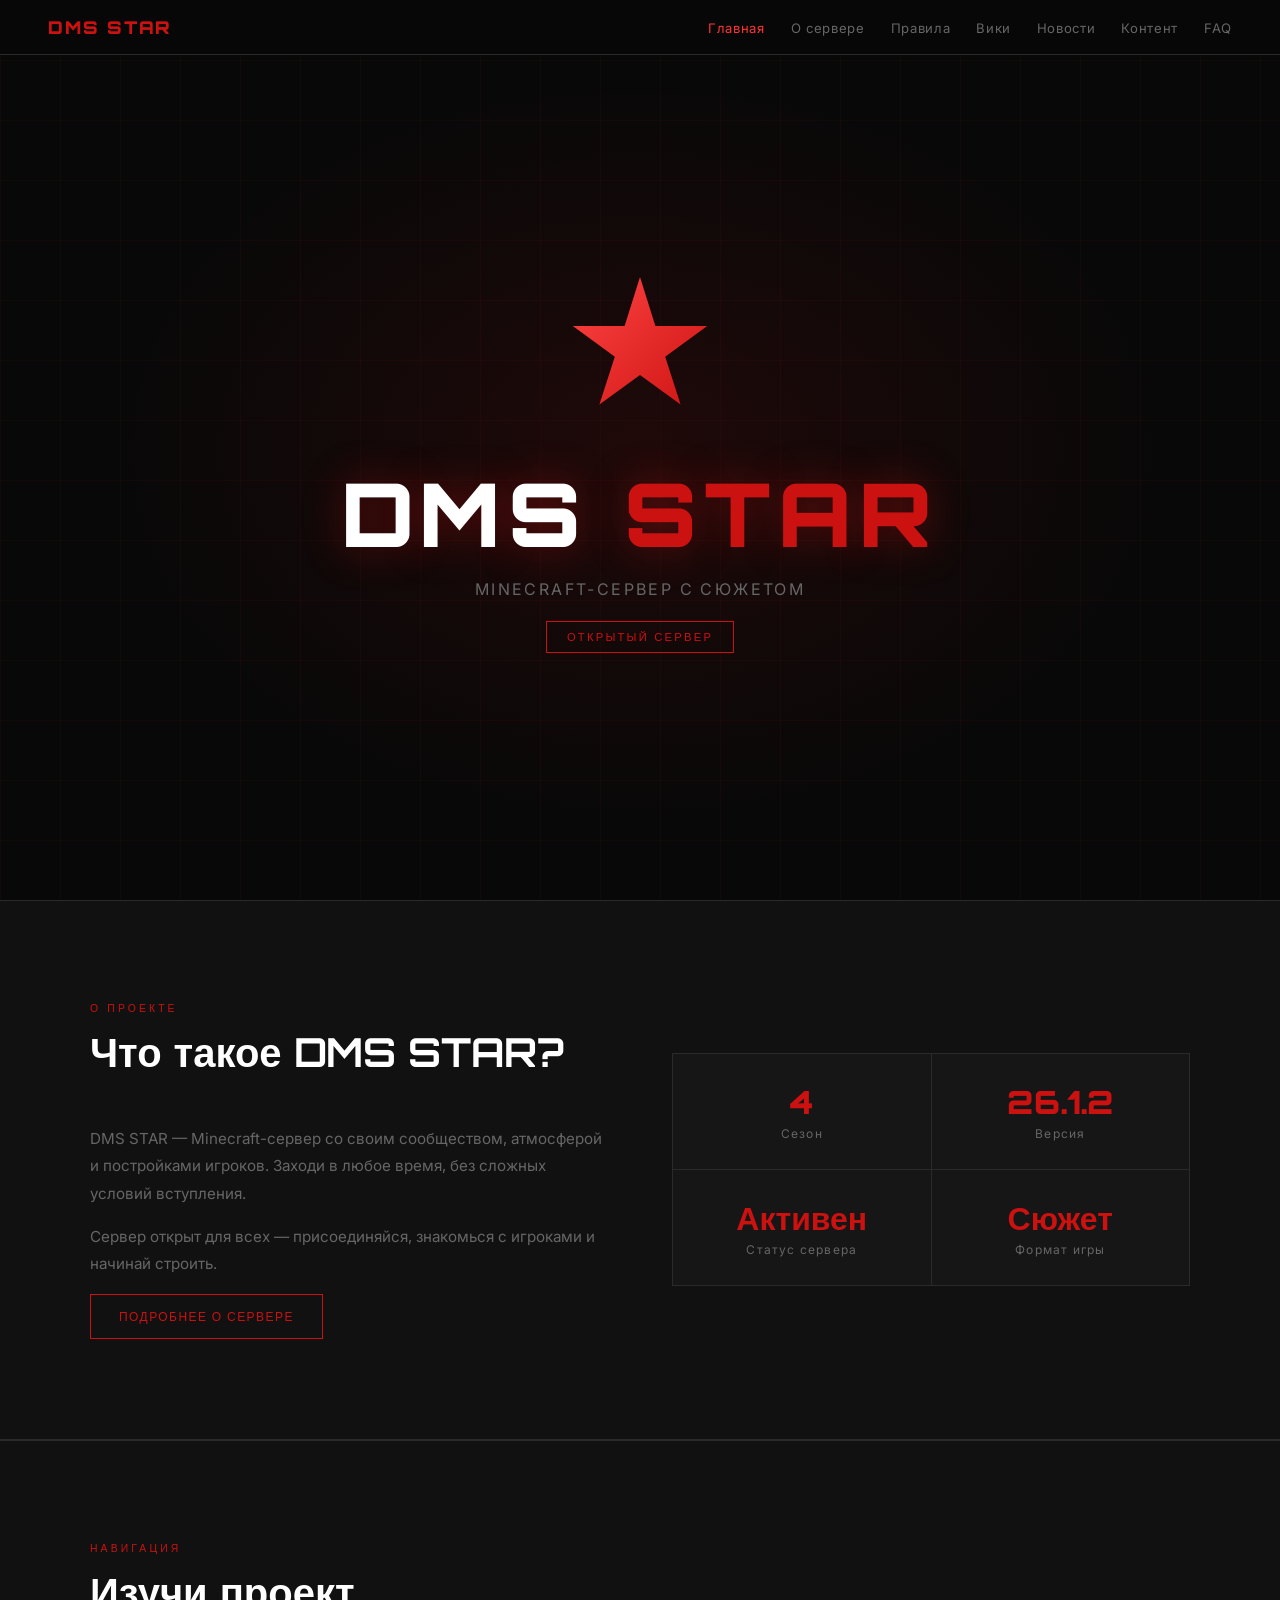
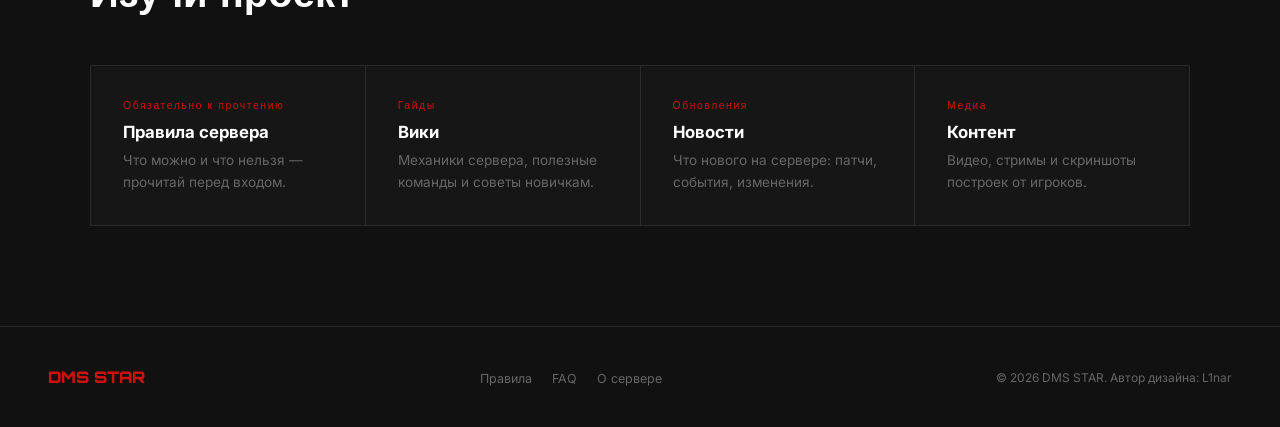
<file: index.html>
<!DOCTYPE html>
<html lang="ru">
<head>
  <meta charset="UTF-8" />
  <meta name="viewport" content="width=device-width, initial-scale=1.0" />
  <title>DMS STAR — Minecraft-сервер</title>
  <meta name="description" content="DMS STAR — открытый Minecraft-сервер." />

  <link rel="icon" href="assets/favicon.ico" sizes="any" />
  <link rel="icon" type="image/png" sizes="32x32" href="assets/favicon-32.png" />
  <link rel="icon" type="image/png" sizes="16x16" href="assets/favicon-16.png" />
  <link rel="apple-touch-icon" href="assets/apple-touch-icon.png" />

  <meta property="og:title" content="DMS STAR — Minecraft-сервер" />
  <meta property="og:description" content="Открытый Minecraft-сервер с сюжетом. Присоединяйся к DMS STAR." />
  <meta property="og:image" content="https://dms-star.ru/assets/og-banner.jpg" />
  <meta property="og:type" content="website" />
  <meta property="og:url" content="https://dms-star.ru/" />
  <meta name="twitter:card" content="summary_large_image" />

  <link href="https://fonts.googleapis.com/css2?family=Orbitron:wght@400;700;900&family=Inter:wght@300;400;500&display=swap" rel="stylesheet" />
  <link rel="stylesheet" href="shared.css" />
  <script src="https://cdnjs.cloudflare.com/ajax/libs/gsap/3.12.5/gsap.min.js"></script>
  <style>
    /* ===== HERO (только для главной) ===== */
    #hero {
      position: relative;
      height: 100vh;
      min-height: 560px;
      display: flex;
      align-items: center;
      justify-content: center;
      overflow: hidden;
    }
    .hero-bg {
      position: absolute;
      inset: 0;
      background:
        radial-gradient(ellipse 60% 60% at 50% 50%, rgba(204,17,17,0.12) 0%, transparent 70%),
        var(--bg);
    }
    .hero-bg::before {
      content: '';
      position: absolute;
      inset: 0;
      background-image:
        linear-gradient(rgba(204,17,17,0.06) 1px, transparent 1px),
        linear-gradient(90deg, rgba(204,17,17,0.06) 1px, transparent 1px);
      background-size: 60px 60px;
    }
    .hero-content {
      position: relative;
      text-align: center;
      display: flex;
      flex-direction: column;
      align-items: center;
      gap: 22px;
      padding: 20px;
    }
    .star-wrapper {
      position: relative;
      width: 200px;
      height: 200px;
      display: flex;
      align-items: center;
      justify-content: center;
    }
    #particleCanvas {
      position: absolute;
      top: 50%; left: 50%;
      transform: translate(-50%, -50%);
      pointer-events: none;
      z-index: 2;
    }
    .hero-icon {
      position: relative;
      z-index: 1;
      width: 140px;
      height: 140px;
      background: linear-gradient(135deg, #ff4444 0%, #cc1111 100%);
      clip-path: polygon(50% 0%, 61% 35%, 98% 35%, 68% 57%, 79% 91%, 50% 70%, 21% 91%, 32% 57%, 2% 35%, 39% 35%);
      filter: drop-shadow(0 0 25px rgba(255,51,51,0.6)) drop-shadow(0 0 50px rgba(204,17,17,0.3));
      cursor: pointer;
      user-select: none;
      -webkit-user-select: none;
      will-change: transform, filter;
      transform-style: flat;
    }
    .hero-title {
      font-family: 'Orbitron', sans-serif;
      font-weight: 900;
      font-size: clamp(2.5rem, 8vw, 5.5rem);
      letter-spacing: 0.08em;
      line-height: 1;
      color: #fff;
      text-shadow: 0 0 40px rgba(204,17,17,0.4);
    }
    .hero-title span { color: var(--red); }
    .hero-sub {
      font-size: 1rem;
      color: var(--muted);
      letter-spacing: 0.15em;
      text-transform: uppercase;
    }
    .hero-badge {
      display: inline-block;
      padding: 8px 20px;
      border: 1px solid var(--red);
      color: var(--red);
      font-family: 'Orbitron', sans-serif;
      font-size: 0.7rem;
      letter-spacing: 0.2em;
      text-transform: uppercase;
    }
    .hero-ip { margin-top: 10px; }

    #about { background: var(--surface); border-top: 1px solid var(--border); border-bottom: 1px solid var(--border); }
    .about-grid {
      display: grid;
      grid-template-columns: 1fr 1fr;
      gap: 64px;
      align-items: center;
    }
    .about-text p {
      color: var(--muted);
      line-height: 1.8;
      font-size: 0.95rem;
      margin-bottom: 16px;
    }

    #explore { background: var(--surface); border-top: 1px solid var(--border); }
    .explore-grid {
      display: grid;
      grid-template-columns: repeat(auto-fit, minmax(240px, 1fr));
      gap: 1px;
      background: var(--border);
      border: 1px solid var(--border);
    }
    .explore-card {
      background: var(--card);
      padding: 32px;
      text-decoration: none;
      transition: background 0.2s;
      display: block;
    }
    .explore-card:hover { background: #1c1c1c; }
    .explore-card .eyebrow {
      font-family: 'Orbitron', sans-serif;
      font-size: 0.65rem;
      color: var(--red);
      letter-spacing: 0.15em;
      margin-bottom: 10px;
    }
    .explore-card h3 { color: #fff; font-size: 1.05rem; margin-bottom: 8px; }
    .explore-card p { color: var(--muted); font-size: 0.85rem; line-height: 1.6; }

    @media (max-width: 768px) {
      .star-wrapper { width: 140px; height: 140px; }
      .hero-icon { width: 100px; height: 100px; }
      .about-grid { grid-template-columns: 1fr; gap: 40px; }
    }
  </style>
</head>
<body>

  <nav class="site-nav">
    <a href="index.html" class="nav-logo">DMS STAR</a>
    <ul class="nav-links">
      <li><a href="index.html" class="active">Главная</a></li>
      <li><a href="about/">О сервере</a></li>
      <li><a href="rules/">Правила</a></li>
      <li><a href="wiki/">Вики</a></li>
      <li><a href="news/">Новости</a></li>
      <li><a href="content/">Контент</a></li>
      <li><a href="faq/">FAQ</a></li>
    </ul>
    <button class="nav-burger" id="burger" aria-label="Меню">
      <span></span><span></span><span></span>
    </button>
  </nav>

  <div class="nav-mobile" id="mobileMenu">
    <a href="index.html" class="active">Главная</a>
    <a href="about/">О сервере</a>
    <a href="rules/">Правила</a>
    <a href="wiki/">Вики</a>
    <a href="news/">Новости</a>
    <a href="content/">Контент</a>
    <a href="faq/">FAQ</a>
  </div>

  <section id="hero">
    <div class="hero-bg"></div>
    <div class="hero-content">
      <div class="star-wrapper">
        <canvas id="particleCanvas" width="400" height="400"></canvas>
        <div class="hero-icon" id="heroIcon"></div>
      </div>
      <div class="hero-title">DMS <span>STAR</span></div>
      <div class="hero-sub">Minecraft-сервер с сюжетом</div>
      <div class="hero-badge">Открытый сервер</div>
    </div>
  </section>

  <section id="about">
    <div class="container">
      <div class="about-grid">
        <div class="about-text fade-in">
          <div class="section-label">О проекте</div>
          <div class="section-title">Что такое DMS STAR?</div>
          <p>DMS STAR — Minecraft-сервер со своим сообществом, атмосферой и постройками игроков. Заходи в любое время, без сложных условий вступления.</p>
          <p>Сервер открыт для всех — присоединяйся, знакомься с игроками и начинай строить.</p>
          <a href="about/" class="btn">Подробнее о сервере</a>
        </div>
        <div class="stat-grid fade-in">
          <div class="stat">
            <div class="stat-num">4</div>
            <div class="stat-label">Сезон</div>
          </div>
          <div class="stat">
            <div class="stat-num">26.1.2</div>
            <div class="stat-label">Версия</div>
          </div>
          <div class="stat">
            <div class="stat-num">Активен</div>
            <div class="stat-label">Статус сервера</div>
          </div>
          <div class="stat">
            <div class="stat-num">Сюжет</div>
            <div class="stat-label">Формат игры</div>
          </div>
        </div>
      </div>
    </div>
  </section>

  <section id="explore">
    <div class="container">
      <div class="section-label fade-in">Навигация</div>
      <div class="section-title fade-in">Изучи проект</div>
      <div class="explore-grid fade-in">
        <a href="rules/" class="explore-card">
          <div class="eyebrow">Обязательно к прочтению</div>
          <h3>Правила сервера</h3>
          <p>Что можно и что нельзя — прочитай перед входом.</p>
        </a>
        <a href="wiki/" class="explore-card">
          <div class="eyebrow">Гайды</div>
          <h3>Вики</h3>
          <p>Механики сервера, полезные команды и советы новичкам.</p>
        </a>
        <a href="news/" class="explore-card">
          <div class="eyebrow">Обновления</div>
          <h3>Новости</h3>
          <p>Что нового на сервере: патчи, события, изменения.</p>
        </a>
        <a href="content/" class="explore-card">
          <div class="eyebrow">Медиа</div>
          <h3>Контент</h3>
          <p>Видео, стримы и скриншоты построек от игроков.</p>
        </a>
      </div>
    </div>
  </section>

  <footer class="site-footer">
    <div class="footer-logo">DMS STAR</div>
    <ul class="footer-links">
      <li><a href="rules/">Правила</a></li>
      <li><a href="faq/">FAQ</a></li>
      <li><a href="about/">О сервере</a></li>
    </ul>
    <div class="footer-copy">© 2026 DMS STAR. Автор дизайна: L1nar</div>
  </footer>

  <script src="shared.js"></script>
  <script>
    /* ===== Интерактив звезды (только на главной) ===== */
    const icon = document.getElementById('heroIcon');
    const canvas = document.getElementById('particleCanvas');
    const ctx = canvas.getContext('2d');
    let particles = [];
    const isDesktop = window.innerWidth > 768;
    const prefersReducedMotion = window.matchMedia('(prefers-reduced-motion: reduce)').matches;

    if (!prefersReducedMotion) {
      gsap.to(icon, {
        scale: 1.06,
        duration: 1.5,
        yoyo: true,
        repeat: -1,
        ease: "power1.inOut",
      });
    }

    class PixelParticle {
      constructor(x, y) {
        this.x = x; this.y = y;
        this.size = Math.random() * 3 + 2;
        const angle = Math.random() * Math.PI * 2;
        const speed = Math.random() * 5 + 2;
        this.vx = Math.cos(angle) * speed;
        this.vy = Math.sin(angle) * speed;
        const colors = ['#ff3333', '#cc1111', '#ff6666', '#ff9999'];
        this.color = colors[Math.floor(Math.random() * colors.length)];
        this.alpha = 1;
        this.decay = Math.random() * 0.02 + 0.015;
      }
      update() {
        this.x += this.vx; this.y += this.vy;
        this.vx *= 0.97; this.vy *= 0.97;
        this.vy += 0.03;
        this.alpha -= this.decay;
      }
      draw() {
        ctx.save();
        ctx.globalAlpha = this.alpha;
        ctx.fillStyle = this.color;
        ctx.shadowBlur = 12; ctx.shadowColor = this.color;
        ctx.fillRect(this.x - this.size/2, this.y - this.size/2, this.size, this.size);
        ctx.restore();
      }
    }

    function animateParticles() {
      ctx.clearRect(0, 0, canvas.width, canvas.height);
      for (let i = particles.length - 1; i >= 0; i--) {
        particles[i].update();
        if (particles[i].alpha <= 0) { particles.splice(i, 1); }
        else { particles[i].draw(); }
      }
      requestAnimationFrame(animateParticles);
    }
    animateParticles();

    let curX = 0, curY = 0, tarX = 0, tarY = 0;
    const lerpSpeed = 0.1;

    if (isDesktop && !prefersReducedMotion) {
      document.addEventListener('mousemove', e => {
        const starRect = icon.getBoundingClientRect();
        const starCenterX = starRect.left + starRect.width / 2;
        const starCenterY = starRect.top + starRect.height / 2;
        const diffX = e.clientX - starCenterX;
        const diffY = e.clientY - starCenterY;
        tarX = Math.max(-25, Math.min(25, diffX * 0.08));
        tarY = Math.max(-25, Math.min(25, diffY * 0.08));
      });
      document.addEventListener('mouseleave', () => { tarX = 0; tarY = 0; });
    }

    function updateStarPos() {
      if (isDesktop && !prefersReducedMotion) {
        curX += (tarX - curX) * lerpSpeed;
        curY += (tarY - curY) * lerpSpeed;
        icon.style.transform = `translate(${curX}px, ${curY}px)`;
      }
      requestAnimationFrame(updateStarPos);
    }
    updateStarPos();

    icon.addEventListener('click', () => {
      for (let i = 0; i < 45; i++) {
        particles.push(new PixelParticle(canvas.width / 2, canvas.height / 2));
      }
      gsap.fromTo(icon,
        { scale: 1 },
        { scale: 0.85, duration: 0.1, ease: "back.in(2)", yoyo: true, repeat: 1, overwrite: "auto" }
      );
    });
  </script>
</body>
</html>
</file>
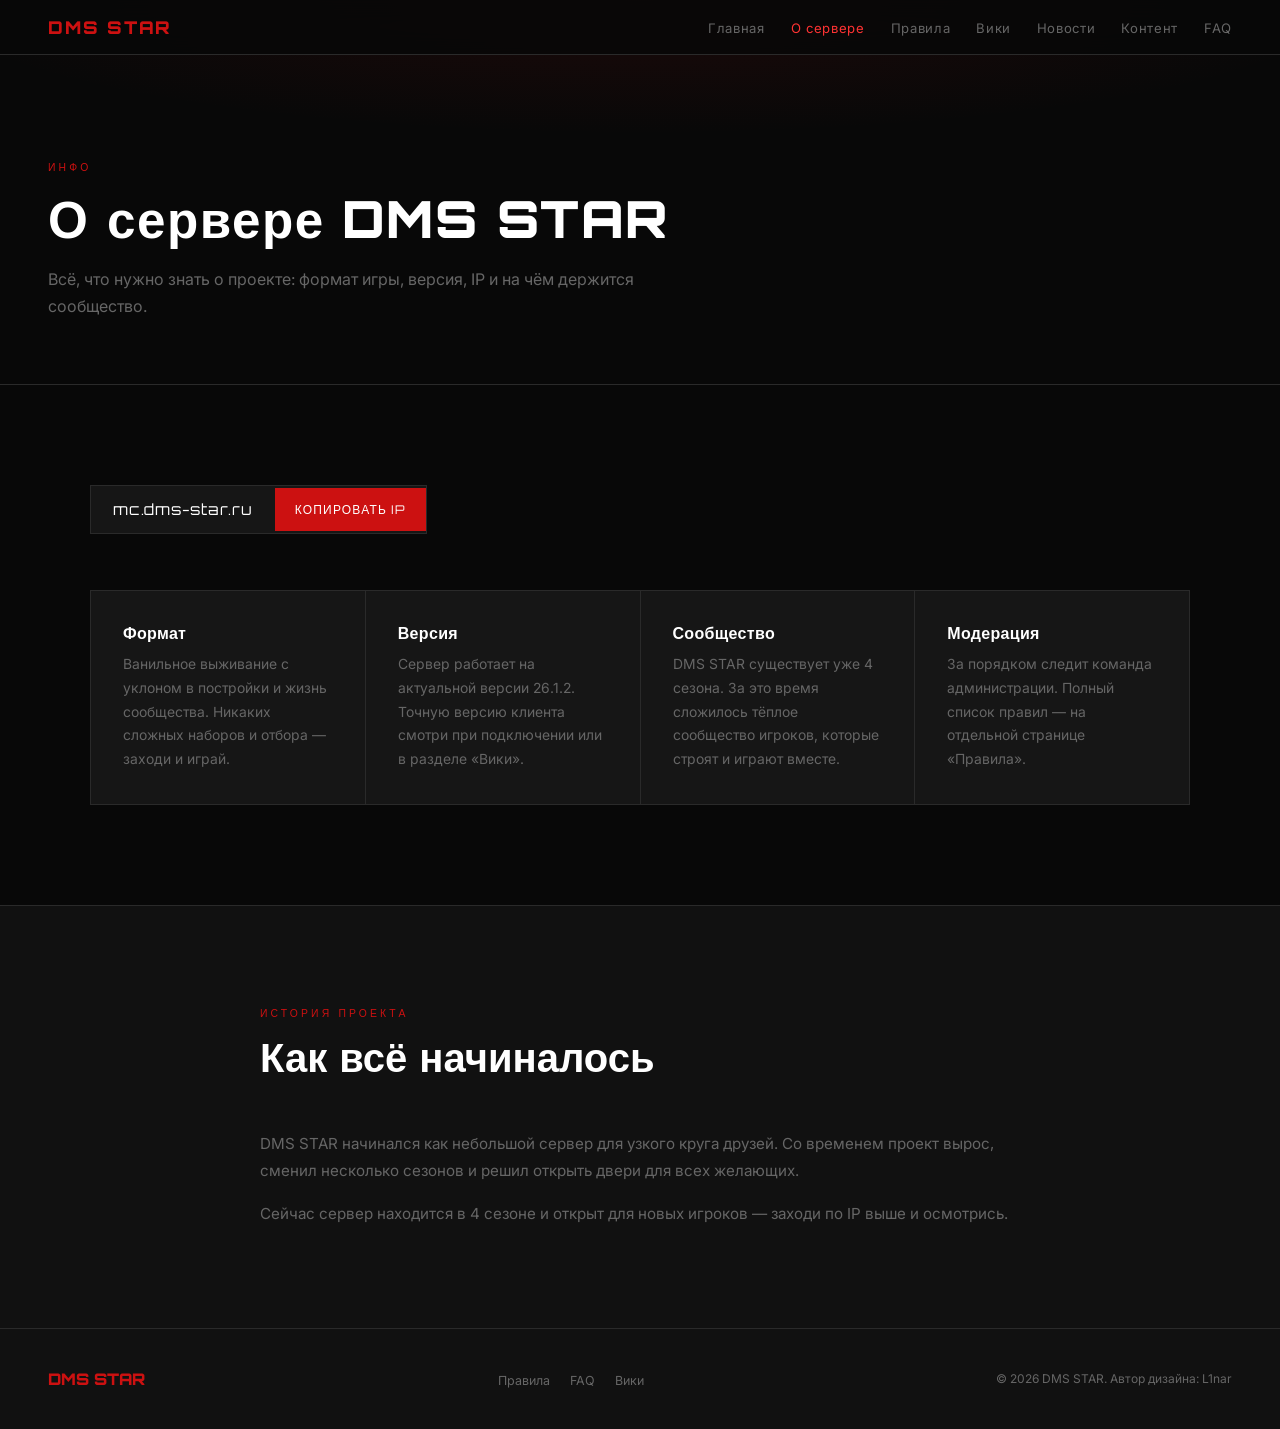
<file: about/index.html>
<!DOCTYPE html>
<html lang="ru">
<head>
  <meta charset="UTF-8" />
  <meta name="viewport" content="width=device-width, initial-scale=1.0" />
  <title>О сервере — DMS STAR</title>
  <meta name="description" content="Информация о Minecraft-сервере DMS STAR: формат, версия, IP." />

  <link rel="icon" href="../assets/favicon.ico" sizes="any" />
  <link rel="icon" type="image/png" sizes="32x32" href="../assets/favicon-32.png" />
  <link rel="icon" type="image/png" sizes="16x16" href="../assets/favicon-16.png" />
  <link rel="apple-touch-icon" href="../assets/apple-touch-icon.png" />

  <meta property="og:title" content="О сервере — DMS STAR" />
  <meta property="og:description" content="Информация о Minecraft-сервере DMS STAR: формат, версия, IP." />
  <meta property="og:image" content="https://dms-star.ru/assets/og-banner.jpg" />
  <meta property="og:type" content="website" />
  <meta property="og:url" content="https://dms-star.ru/about/" />
  <meta name="twitter:card" content="summary_large_image" />

  <link href="https://fonts.googleapis.com/css2?family=Orbitron:wght@400;700;900&family=Inter:wght@300;400;500&display=swap" rel="stylesheet" />
  <link rel="stylesheet" href="../shared.css" />
</head>
<body>

  <nav class="site-nav">
    <a href="../" class="nav-logo">DMS STAR</a>
    <ul class="nav-links">
      <li><a href="../">Главная</a></li>
      <li><a href="../about/" class="active">О сервере</a></li>
      <li><a href="../rules/">Правила</a></li>
      <li><a href="../wiki/">Вики</a></li>
      <li><a href="../news/">Новости</a></li>
      <li><a href="../content/">Контент</a></li>
      <li><a href="../faq/">FAQ</a></li>
    </ul>
    <button class="nav-burger" id="burger" aria-label="Меню">
      <span></span><span></span><span></span>
    </button>
  </nav>

  <div class="nav-mobile" id="mobileMenu">
    <a href="../">Главная</a>
    <a href="../about/" class="active">О сервере</a>
    <a href="../rules/">Правила</a>
    <a href="../wiki/">Вики</a>
    <a href="../news/">Новости</a>
    <a href="../content/">Контент</a>
    <a href="../faq/">FAQ</a>
  </div>

  <div class="page-hero">
    <div class="section-label">Инфо</div>
    <h1>О сервере DMS STAR</h1>
    <p class="lead">Всё, что нужно знать о проекте: формат игры, версия, IP и на чём держится сообщество.</p>
  </div>

  <section>
    <div class="container">
      <div class="ip-bar fade-in" style="margin-bottom: 56px;">
        <span class="ip-text">mc.dms-star.ru</span>
        <button class="copy-btn" data-ip="mc.dms-star.ru">Копировать IP</button>
      </div>

      <div class="card-grid fade-in">
        <div class="info-card">
          <h3>Формат</h3>
          <p>Ванильное выживание с уклоном в постройки и жизнь сообщества. Никаких сложных наборов и отбора — заходи и играй.</p>
        </div>
        <div class="info-card">
          <h3>Версия</h3>
          <p>Сервер работает на актуальной версии 26.1.2. Точную версию клиента смотри при подключении или в разделе «Вики».</p>
        </div>
        <div class="info-card">
          <h3>Сообщество</h3>
          <p>DMS STAR существует уже 4 сезона. За это время сложилось тёплое сообщество игроков, которые строят и играют вместе.</p>
        </div>
        <div class="info-card">
          <h3>Модерация</h3>
          <p>За порядком следит команда администрации. Полный список правил — на отдельной странице «Правила».</p>
        </div>
      </div>
    </div>
  </section>

  <section style="background: var(--surface); border-top: 1px solid var(--border);">
    <div class="container narrow fade-in">
      <div class="section-label">История проекта</div>
      <div class="section-title">Как всё начиналось</div>
      <p style="color: var(--muted); line-height: 1.8; font-size: 0.95rem; margin-bottom: 16px;">
        DMS STAR начинался как небольшой сервер для узкого круга друзей. Со временем проект вырос, сменил несколько сезонов
        и решил открыть двери для всех желающих.
      </p>
      <p style="color: var(--muted); line-height: 1.8; font-size: 0.95rem;">
        Сейчас сервер находится в 4 сезоне и открыт для новых игроков — заходи по IP выше и осмотрись.
      </p>
    </div>
  </section>

  <footer class="site-footer">
    <div class="footer-logo">DMS STAR</div>
    <ul class="footer-links">
      <li><a href="../rules/">Правила</a></li>
      <li><a href="../faq/">FAQ</a></li>
      <li><a href="../wiki/">Вики</a></li>
    </ul>
    <div class="footer-copy">© 2026 DMS STAR. Автор дизайна: L1nar</div>
  </footer>

  <script src="../shared.js"></script>
</body>
</html>
</file>
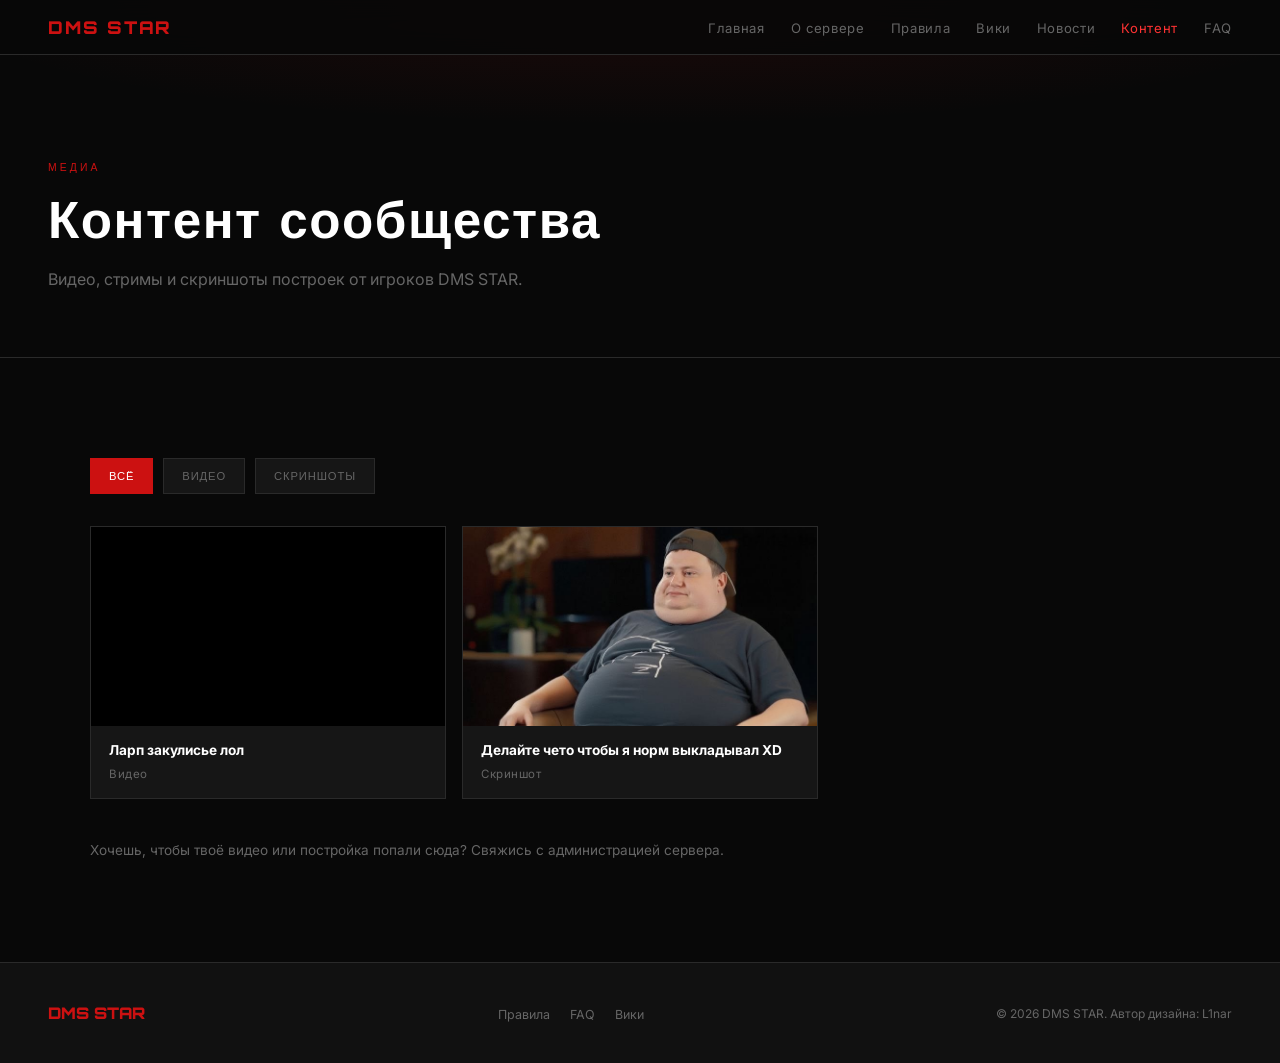
<file: content/index.html>
<!DOCTYPE html>
<html lang="ru">
<head>
  <meta charset="UTF-8" />
  <meta name="viewport" content="width=device-width, initial-scale=1.0" />
  <title>Контент — DMS STAR</title>
  <meta name="description" content="Видео и скриншоты от игроков DMS STAR." />

  <link rel="icon" href="../assets/favicon.ico" sizes="any" />
  <link rel="icon" type="image/png" sizes="32x32" href="../assets/favicon-32.png" />
  <link rel="icon" type="image/png" sizes="16x16" href="../assets/favicon-16.png" />
  <link rel="apple-touch-icon" href="../assets/apple-touch-icon.png" />

  <meta property="og:title" content="Контент — DMS STAR" />
  <meta property="og:description" content="Видео и скриншоты от игроков DMS STAR." />
  <meta property="og:image" content="https://dms-star.ru/assets/og-banner.jpg" />
  <meta property="og:type" content="website" />
  <meta property="og:url" content="https://dms-star.ru/content/" />
  <meta name="twitter:card" content="summary_large_image" />

  <link href="https://fonts.googleapis.com/css2?family=Orbitron:wght@400;700;900&family=Inter:wght@300;400;500&display=swap" rel="stylesheet" />
  <link rel="stylesheet" href="../shared.css" />
</head>
<body>

  <nav class="site-nav">
    <a href="../" class="nav-logo">DMS STAR</a>
    <ul class="nav-links">
      <li><a href="../">Главная</a></li>
      <li><a href="../about/">О сервере</a></li>
      <li><a href="../rules/">Правила</a></li>
      <li><a href="../wiki/">Вики</a></li>
      <li><a href="../news/">Новости</a></li>
      <li><a href="../content/" class="active">Контент</a></li>
      <li><a href="../faq/">FAQ</a></li>
    </ul>
    <button class="nav-burger" id="burger" aria-label="Меню">
      <span></span><span></span><span></span>
    </button>
  </nav>

  <div class="nav-mobile" id="mobileMenu">
    <a href="../">Главная</a>
    <a href="../about/">О сервере</a>
    <a href="../rules/">Правила</a>
    <a href="../wiki/">Вики</a>
    <a href="../news/">Новости</a>
    <a href="../content/" class="active">Контент</a>
    <a href="../faq/">FAQ</a>
  </div>

  <div class="page-hero">
    <div class="section-label">Медиа</div>
    <h1>Контент сообщества</h1>
    <p class="lead">Видео, стримы и скриншоты построек от игроков DMS STAR.</p>
  </div>

  <section>
    <div class="container">
      <div class="media-filter fade-in">
        <button class="active" data-filter="all">Всё</button>
        <button data-filter="video">Видео</button>
        <button data-filter="screenshot">Скриншоты</button>
      </div>

      <div class="media-grid fade-in" id="mediaGrid">
        <p style="color: var(--muted); font-size: 0.85rem;">Загрузка контента…</p>
      </div>

      <p class="fade-in" style="color: var(--muted); font-size: 0.85rem; margin-top: 40px; line-height: 1.7;">
        Хочешь, чтобы твоё видео или постройка попали сюда? Свяжись с администрацией сервера.
      </p>
    </div>
  </section>

  <footer class="site-footer">
    <div class="footer-logo">DMS STAR</div>
    <ul class="footer-links">
      <li><a href="../rules/">Правила</a></li>
      <li><a href="../faq/">FAQ</a></li>
      <li><a href="../wiki/">Вики</a></li>
    </ul>
    <div class="footer-copy">© 2026 DMS STAR. Автор дизайна: L1nar</div>
  </footer>

  <script src="../shared.js"></script>
  <script>
    async function loadMedia() {
      const grid = document.getElementById('mediaGrid');
      try {
        const res = await fetch('../content-data/index.json', { cache: 'no-store' });
        if (!res.ok) throw new Error('index.json not found');
        const items = await res.json();

        if (!items.length) {
          grid.innerHTML = '<p style="color: var(--muted); font-size: 0.9rem;">Пока пусто. Загляни позже.</p>';
          return;
        }

        grid.innerHTML = '';
        items.forEach(item => {
          const card = document.createElement('div');
          card.className = 'media-card';
          card.dataset.type = item.type || 'screenshot';

          const thumb = document.createElement('div');
          thumb.className = 'thumb';

          if (item.type === 'video' && item.youtube) {
            const iframe = document.createElement('iframe');
            iframe.src = `https://www.youtube.com/embed/${item.youtube}?rel=0`;
            iframe.title = item.title || 'Видео';
            iframe.allowFullscreen = true;
            thumb.appendChild(iframe);
          } else if (item.image) {
            const img = document.createElement('img');
            img.src = item.image;
            img.alt = item.title || 'Скриншот';
            img.loading = 'lazy';
            thumb.appendChild(img);
          }

          const meta = document.createElement('div');
          meta.className = 'meta';
          const h4 = document.createElement('h4');
          h4.textContent = item.title || '';
          const span = document.createElement('span');
          span.textContent = item.type === 'video' ? 'Видео' : 'Скриншот';
          meta.appendChild(h4);
          meta.appendChild(span);

          card.appendChild(thumb);
          card.appendChild(meta);
          grid.appendChild(card);
        });

        // Пере-навесить обработчики фильтра теперь, когда карточки существуют
        const filterBtns = document.querySelectorAll('.media-filter button');
        const mediaCards = document.querySelectorAll('.media-card');
        filterBtns.forEach(btn => {
          btn.addEventListener('click', () => {
            filterBtns.forEach(b => b.classList.remove('active'));
            btn.classList.add('active');
            const filter = btn.dataset.filter;
            mediaCards.forEach(c => {
              c.style.display = (filter === 'all' || c.dataset.type === filter) ? '' : 'none';
            });
          });
        });
      } catch (err) {
        grid.innerHTML = '<p style="color: var(--muted); font-size: 0.9rem;">Контент пока недоступен.</p>';
        console.error(err);
      }
    }
    loadMedia();
  </script>
</body>
</html>
</file>
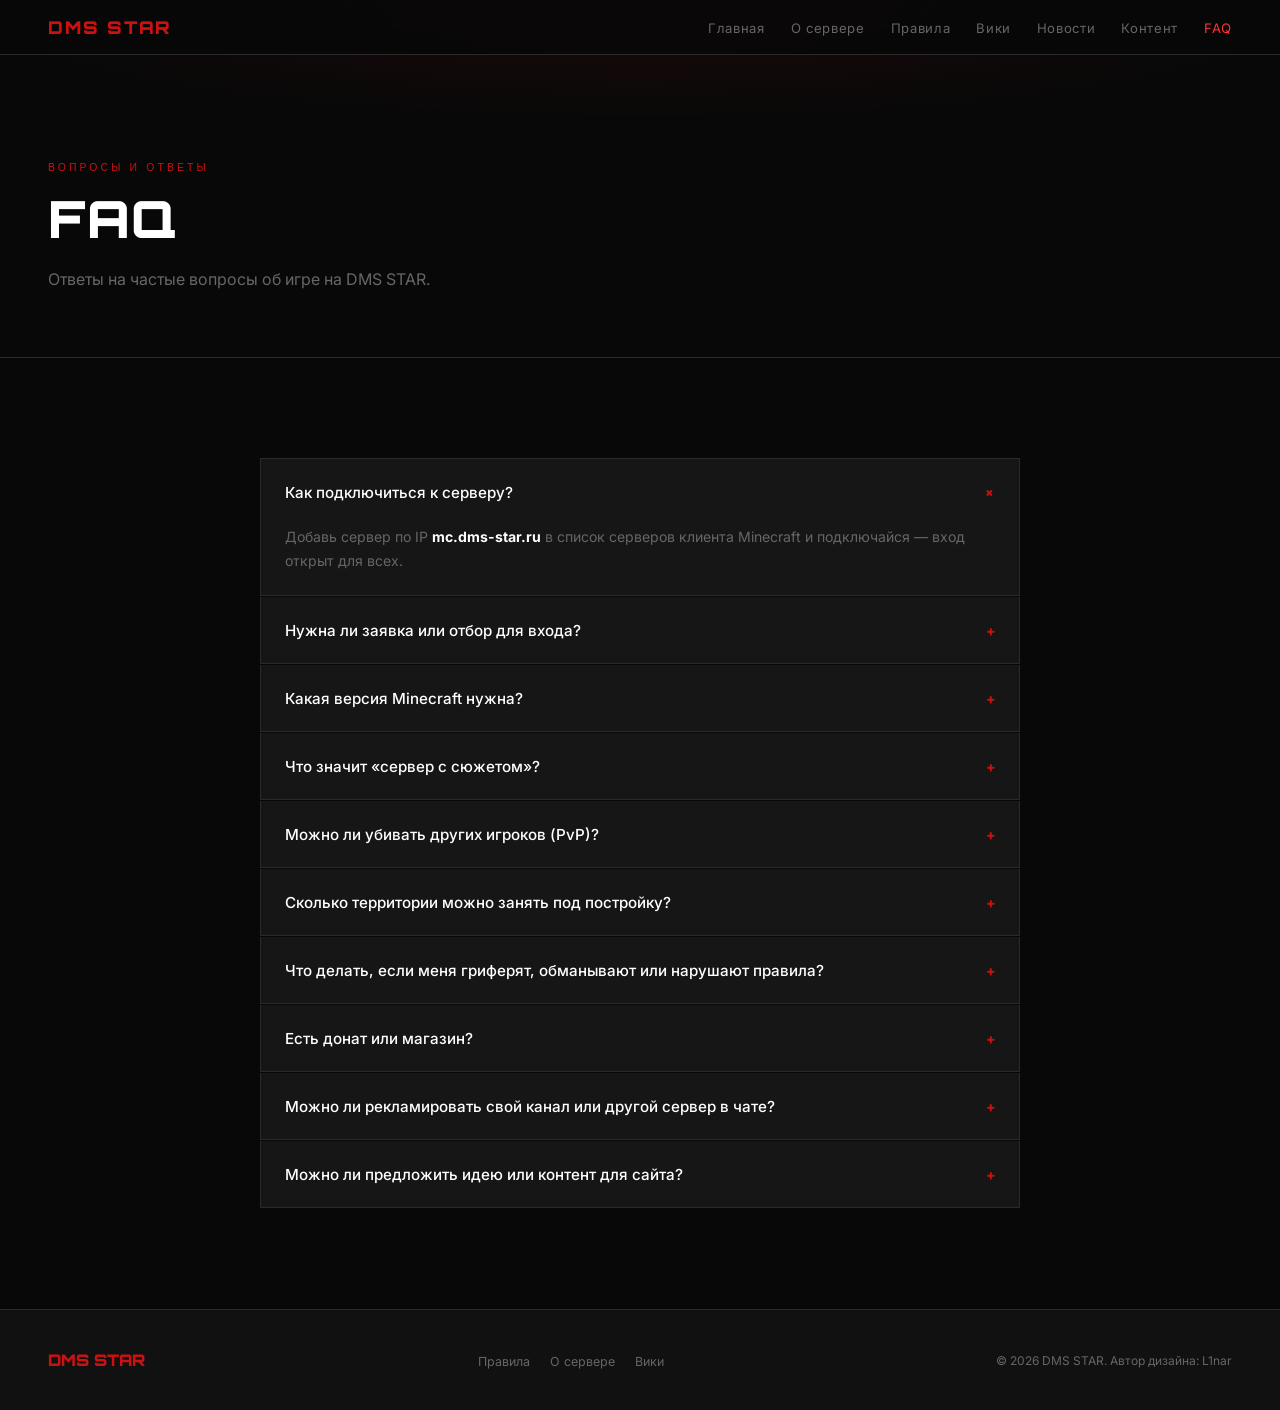
<file: faq/index.html>
<!DOCTYPE html>
<html lang="ru">
<head>
  <meta charset="UTF-8" />
  <meta name="viewport" content="width=device-width, initial-scale=1.0" />
  <title>FAQ — DMS STAR</title>
  <meta name="description" content="Ответы на частые вопросы об игре на DMS STAR." />

  <link rel="icon" href="../assets/favicon.ico" sizes="any" />
  <link rel="icon" type="image/png" sizes="32x32" href="../assets/favicon-32.png" />
  <link rel="icon" type="image/png" sizes="16x16" href="../assets/favicon-16.png" />
  <link rel="apple-touch-icon" href="../assets/apple-touch-icon.png" />

  <meta property="og:title" content="FAQ — DMS STAR" />
  <meta property="og:description" content="Ответы на частые вопросы об игре на DMS STAR." />
  <meta property="og:image" content="https://dms-star.ru/assets/og-banner.jpg" />
  <meta property="og:type" content="website" />
  <meta property="og:url" content="https://dms-star.ru/faq/" />
  <meta name="twitter:card" content="summary_large_image" />

  <link href="https://fonts.googleapis.com/css2?family=Orbitron:wght@400;700;900&family=Inter:wght@300;400;500&display=swap" rel="stylesheet" />
  <link rel="stylesheet" href="../shared.css" />
</head>
<body>

  <nav class="site-nav">
    <a href="../" class="nav-logo">DMS STAR</a>
    <ul class="nav-links">
      <li><a href="../">Главная</a></li>
      <li><a href="../about/">О сервере</a></li>
      <li><a href="../rules/">Правила</a></li>
      <li><a href="../wiki/">Вики</a></li>
      <li><a href="../news/">Новости</a></li>
      <li><a href="../content/">Контент</a></li>
      <li><a href="../faq/" class="active">FAQ</a></li>
    </ul>
    <button class="nav-burger" id="burger" aria-label="Меню">
      <span></span><span></span><span></span>
    </button>
  </nav>

  <div class="nav-mobile" id="mobileMenu">
    <a href="../">Главная</a>
    <a href="../about/">О сервере</a>
    <a href="../rules/">Правила</a>
    <a href="../wiki/">Вики</a>
    <a href="../news/">Новости</a>
    <a href="../content/">Контент</a>
    <a href="../faq/" class="active">FAQ</a>
  </div>

  <div class="page-hero">
    <div class="section-label">Вопросы и ответы</div>
    <h1>FAQ</h1>
    <p class="lead">Ответы на частые вопросы об игре на DMS STAR.</p>
  </div>

  <section>
    <div class="container narrow">

      <div class="accordion-item fade-in open">
        <button class="accordion-q">
          <span>Как подключиться к серверу?</span>
          <span class="plus">+</span>
        </button>
        <div class="accordion-a">
          Добавь сервер по IP <strong style="color:#fff;">mc.dms-star.ru</strong> в список серверов клиента Minecraft и подключайся — вход открыт для всех.
        </div>
      </div>

      <div class="accordion-item fade-in">
        <button class="accordion-q">
          <span>Нужна ли заявка или отбор для входа?</span>
          <span class="plus">+</span>
        </button>
        <div class="accordion-a">
          Нет. Сервер открыт — никаких видео-заявок и рассмотрений больше не требуется, заходи сразу по IP.
        </div>
      </div>

      <div class="accordion-item fade-in">
        <button class="accordion-q">
          <span>Какая версия Minecraft нужна?</span>
          <span class="plus">+</span>
        </button>
        <div class="accordion-a">
          Сервер работает на версии 26.1.2. Актуальную информацию об обновлениях версии смотри в разделе «Новости».
        </div>
      </div>

      <div class="accordion-item fade-in">
        <button class="accordion-q">
          <span>Что значит «сервер с сюжетом»?</span>
          <span class="plus">+</span>
        </button>
        <div class="accordion-a">
          Мир DMS STAR живёт своей историей: происходят сюжетные события и ивенты, в которых можно участвовать. Подробности о конкретных событиях появляются в «Новостях», а лорные и общественные объекты защищены отдельными пунктами «Правил».
        </div>
      </div>

      <div class="accordion-item fade-in">
        <button class="accordion-q">
          <span>Можно ли убивать других игроков (PvP)?</span>
          <span class="plus">+</span>
        </button>
        <div class="accordion-a">
          PvP разрешено только в рамках сюжета или по взаимному согласию сторон. Спавн-килл и бессмысленные драки запрещены — подробности в разделе «Правила» (пункт 4).
        </div>
      </div>

      <div class="accordion-item fade-in">
        <button class="accordion-q">
          <span>Сколько территории можно занять под постройку?</span>
          <span class="plus">+</span>
        </button>
        <div class="accordion-a">
          Лимит на одного игрока — 256×256 блоков. Для организаций (нескольких игроков вместе) лимит площади считается по формуле из раздела «Правила» (пункт 3.5).
        </div>
      </div>

      <div class="accordion-item fade-in">
        <button class="accordion-q">
          <span>Что делать, если меня гриферят, обманывают или нарушают правила?</span>
          <span class="plus">+</span>
        </button>
        <div class="accordion-a">
          Сообщи администрации с доказательствами (скриншоты, координаты, ник нарушителя). Решение о наказании администрация принимает по своему усмотрению, оно является финальным.
        </div>
      </div>

      <div class="accordion-item fade-in">
        <button class="accordion-q">
          <span>Есть донат или магазин?</span>
          <span class="plus">+</span>
        </button>
        <div class="accordion-a">
          На данный момент раздела магазина нет. Если это изменится, информация появится в «Новостях» и отдельной страницей на сайте.
        </div>
      </div>

      <div class="accordion-item fade-in">
        <button class="accordion-q">
          <span>Можно ли рекламировать свой канал или другой сервер в чате?</span>
          <span class="plus">+</span>
        </button>
        <div class="accordion-a">
          Только по согласованию с администрацией. Реклама и ссылки на другие проекты без разрешения запрещены — это касается и игрового чата, и чата участников в Telegram.
        </div>
      </div>

      <div class="accordion-item fade-in">
        <button class="accordion-q">
          <span>Можно ли предложить идею или контент для сайта?</span>
          <span class="plus">+</span>
        </button>
        <div class="accordion-a">
          Да, свяжись с администрацией сервера — видео, скриншоты и предложения по улучшению проекта всегда рассматриваются.
        </div>
      </div>

    </div>
  </section>

  <footer class="site-footer">
    <div class="footer-logo">DMS STAR</div>
    <ul class="footer-links">
      <li><a href="../rules/">Правила</a></li>
      <li><a href="../about/">О сервере</a></li>
      <li><a href="../wiki/">Вики</a></li>
    </ul>
    <div class="footer-copy">© 2026 DMS STAR. Автор дизайна: L1nar</div>
  </footer>

  <script src="../shared.js"></script>
</body>
</html>
</file>
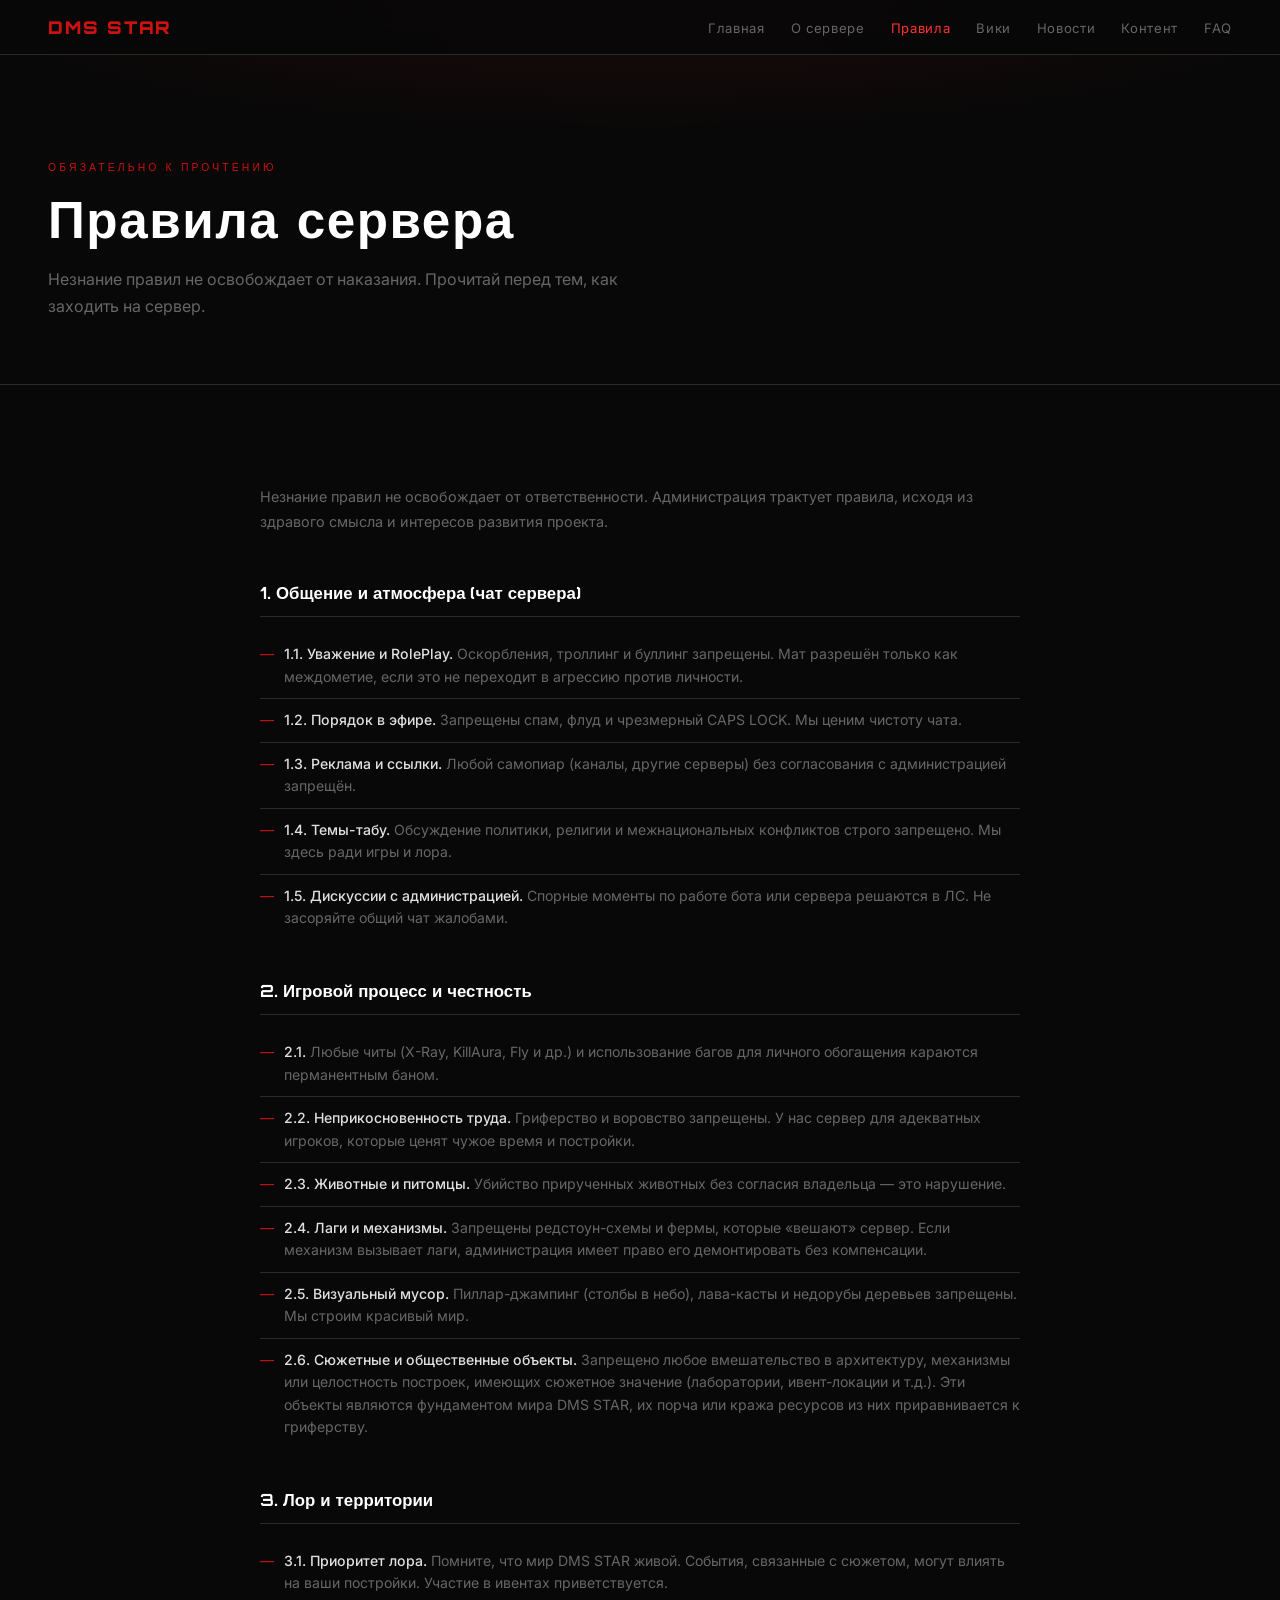
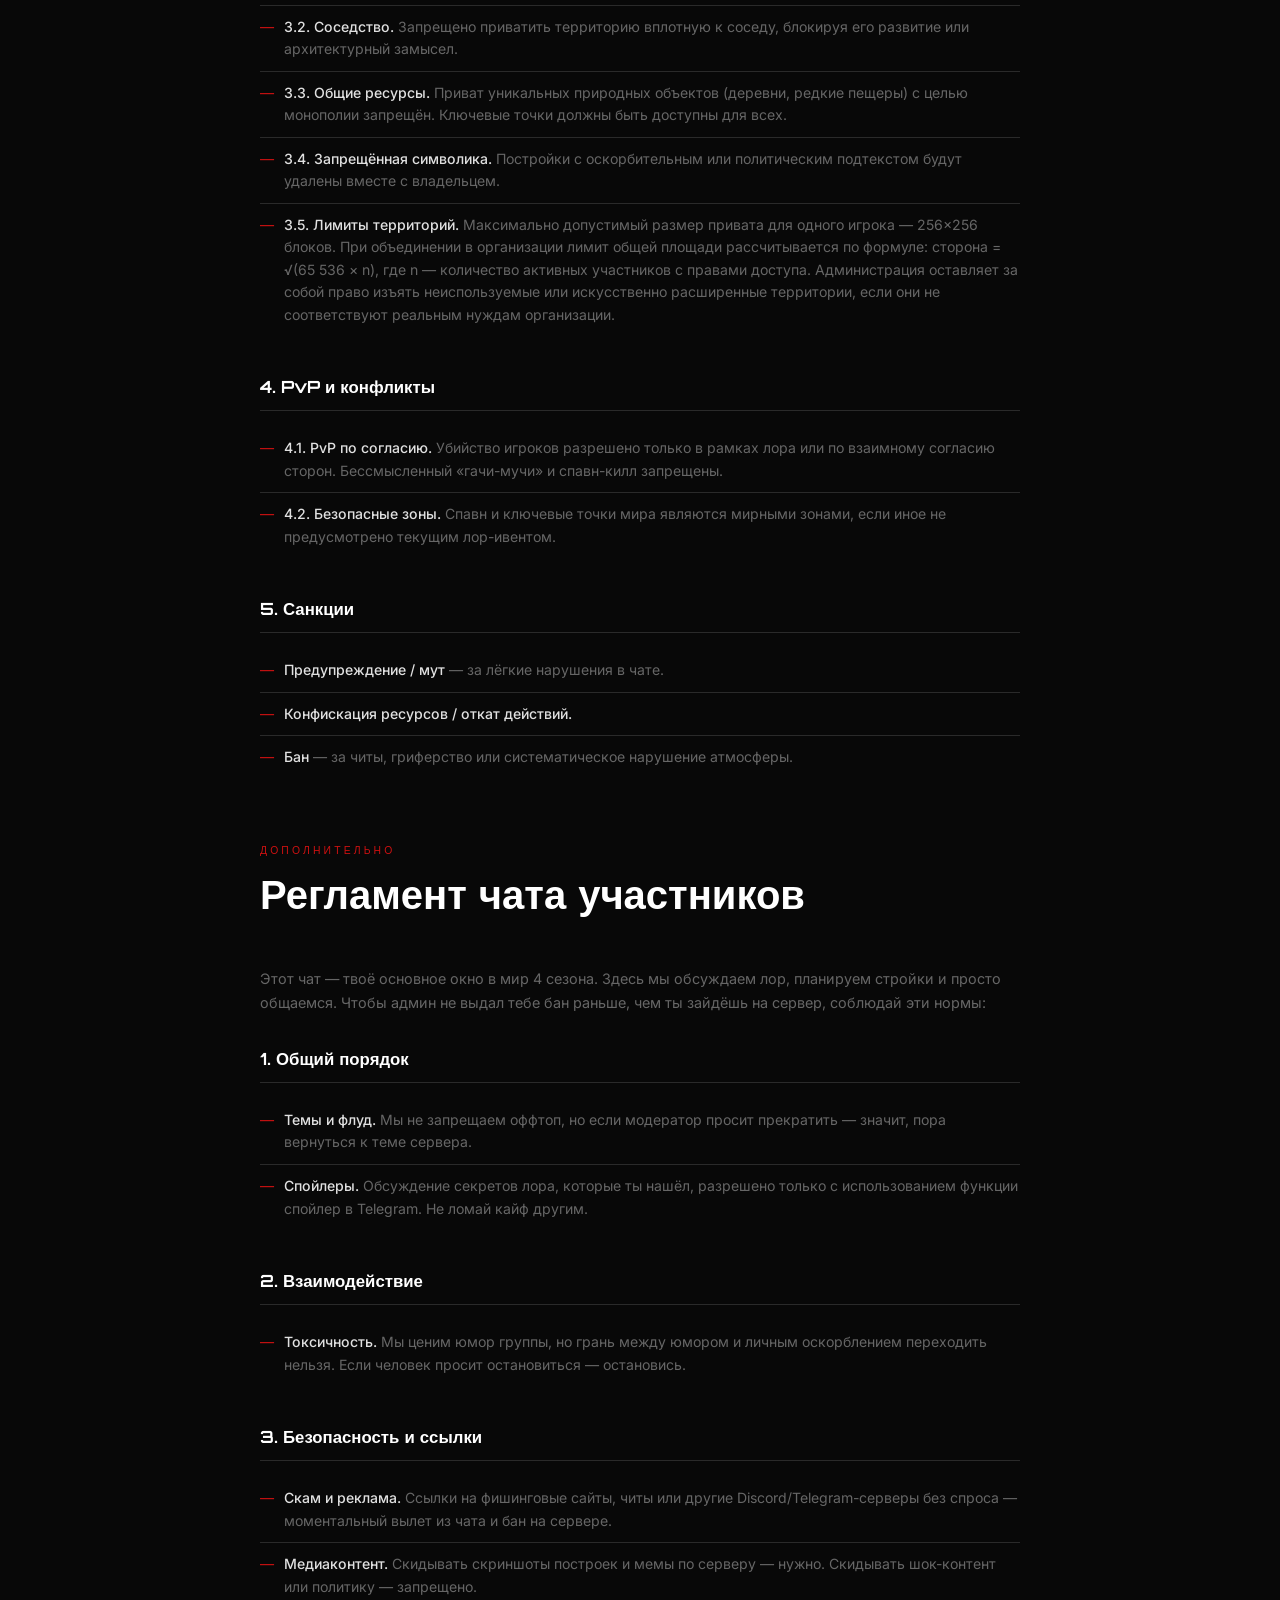
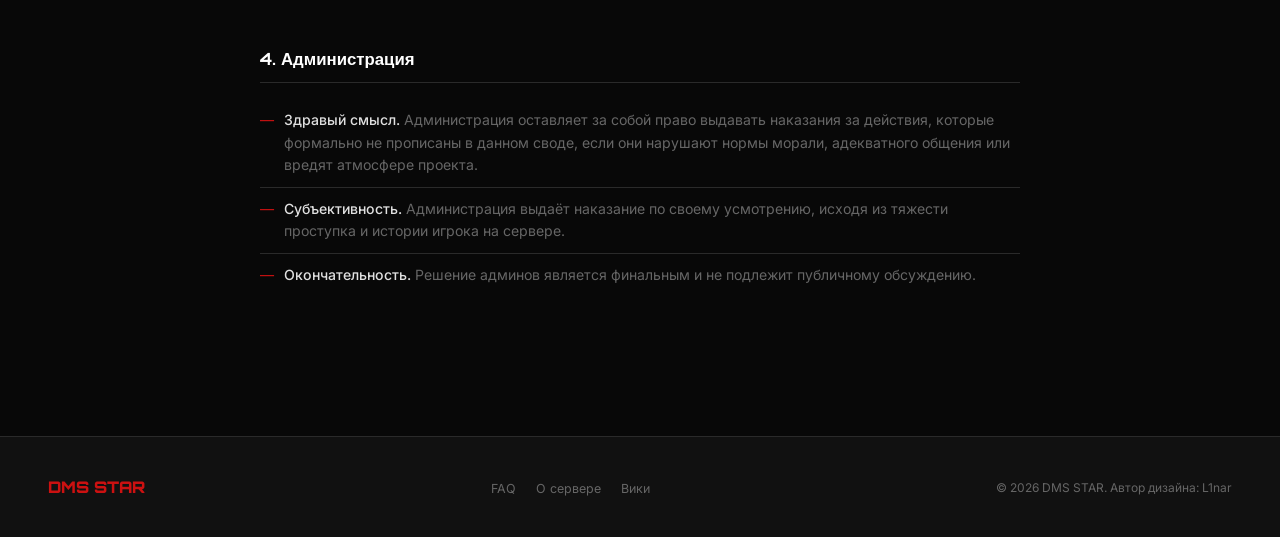
<file: rules/index.html>
<!DOCTYPE html>
<html lang="ru">
<head>
  <meta charset="UTF-8" />
  <meta name="viewport" content="width=device-width, initial-scale=1.0" />
  <title>Правила — DMS STAR</title>
  <meta name="description" content="Правила сервера и чата DMS STAR." />

  <link rel="icon" href="../assets/favicon.ico" sizes="any" />
  <link rel="icon" type="image/png" sizes="32x32" href="../assets/favicon-32.png" />
  <link rel="icon" type="image/png" sizes="16x16" href="../assets/favicon-16.png" />
  <link rel="apple-touch-icon" href="../assets/apple-touch-icon.png" />

  <meta property="og:title" content="Правила — DMS STAR" />
  <meta property="og:description" content="Правила сервера и чата DMS STAR." />
  <meta property="og:image" content="https://dms-star.ru/assets/og-banner.jpg" />
  <meta property="og:type" content="website" />
  <meta property="og:url" content="https://dms-star.ru/rules/" />
  <meta name="twitter:card" content="summary_large_image" />

  <link href="https://fonts.googleapis.com/css2?family=Orbitron:wght@400;700;900&family=Inter:wght@300;400;500&display=swap" rel="stylesheet" />
  <link rel="stylesheet" href="../shared.css" />
</head>
<body>

  <nav class="site-nav">
    <a href="../" class="nav-logo">DMS STAR</a>
    <ul class="nav-links">
      <li><a href="../">Главная</a></li>
      <li><a href="../about/">О сервере</a></li>
      <li><a href="../rules/" class="active">Правила</a></li>
      <li><a href="../wiki/">Вики</a></li>
      <li><a href="../news/">Новости</a></li>
      <li><a href="../content/">Контент</a></li>
      <li><a href="../faq/">FAQ</a></li>
    </ul>
    <button class="nav-burger" id="burger" aria-label="Меню">
      <span></span><span></span><span></span>
    </button>
  </nav>

  <div class="nav-mobile" id="mobileMenu">
    <a href="../">Главная</a>
    <a href="../about/">О сервере</a>
    <a href="../rules/" class="active">Правила</a>
    <a href="../wiki/">Вики</a>
    <a href="../news/">Новости</a>
    <a href="../content/">Контент</a>
    <a href="../faq/">FAQ</a>
  </div>

  <div class="page-hero">
    <div class="section-label">Обязательно к прочтению</div>
    <h1>Правила сервера</h1>
    <p class="lead">Незнание правил не освобождает от наказания. Прочитай перед тем, как заходить на сервер.</p>
  </div>

  <section>
    <div class="container narrow">

      <p class="fade-in" style="color: var(--muted); font-size: 0.9rem; line-height: 1.7; margin-bottom: 48px;">
        Незнание правил не освобождает от ответственности. Администрация трактует правила, исходя из здравого смысла и интересов развития проекта.
      </p>

      <div class="rule-block fade-in">
        <h3>1. Общение и атмосфера (чат сервера)</h3>
        <ul>
          <li><strong>1.1. Уважение и RolePlay.</strong> Оскорбления, троллинг и буллинг запрещены. Мат разрешён только как междометие, если это не переходит в агрессию против личности.</li>
          <li><strong>1.2. Порядок в эфире.</strong> Запрещены спам, флуд и чрезмерный CAPS LOCK. Мы ценим чистоту чата.</li>
          <li><strong>1.3. Реклама и ссылки.</strong> Любой самопиар (каналы, другие серверы) без согласования с администрацией запрещён.</li>
          <li><strong>1.4. Темы-табу.</strong> Обсуждение политики, религии и межнациональных конфликтов строго запрещено. Мы здесь ради игры и лора.</li>
          <li><strong>1.5. Дискуссии с администрацией.</strong> Спорные моменты по работе бота или сервера решаются в ЛС. Не засоряйте общий чат жалобами.</li>
        </ul>
      </div>

      <div class="rule-block fade-in">
        <h3>2. Игровой процесс и честность</h3>
        <ul>
          <li><strong>2.1.</strong> Любые читы (X-Ray, KillAura, Fly и др.) и использование багов для личного обогащения караются перманентным баном.</li>
          <li><strong>2.2. Неприкосновенность труда.</strong> Гриферство и воровство запрещены. У нас сервер для адекватных игроков, которые ценят чужое время и постройки.</li>
          <li><strong>2.3. Животные и питомцы.</strong> Убийство прирученных животных без согласия владельца — это нарушение.</li>
          <li><strong>2.4. Лаги и механизмы.</strong> Запрещены редстоун-схемы и фермы, которые «вешают» сервер. Если механизм вызывает лаги, администрация имеет право его демонтировать без компенсации.</li>
          <li><strong>2.5. Визуальный мусор.</strong> Пиллар-джампинг (столбы в небо), лава-касты и недорубы деревьев запрещены. Мы строим красивый мир.</li>
          <li><strong>2.6. Сюжетные и общественные объекты.</strong> Запрещено любое вмешательство в архитектуру, механизмы или целостность построек, имеющих сюжетное значение (лаборатории, ивент-локации и т.д.). Эти объекты являются фундаментом мира DMS STAR, их порча или кража ресурсов из них приравнивается к гриферству.</li>
        </ul>
      </div>

      <div class="rule-block fade-in">
        <h3>3. Лор и территории</h3>
        <ul>
          <li><strong>3.1. Приоритет лора.</strong> Помните, что мир DMS STAR живой. События, связанные с сюжетом, могут влиять на ваши постройки. Участие в ивентах приветствуется.</li>
          <li><strong>3.2. Соседство.</strong> Запрещено приватить территорию вплотную к соседу, блокируя его развитие или архитектурный замысел.</li>
          <li><strong>3.3. Общие ресурсы.</strong> Приват уникальных природных объектов (деревни, редкие пещеры) с целью монополии запрещён. Ключевые точки должны быть доступны для всех.</li>
          <li><strong>3.4. Запрещённая символика.</strong> Постройки с оскорбительным или политическим подтекстом будут удалены вместе с владельцем.</li>
          <li><strong>3.5. Лимиты территорий.</strong> Максимально допустимый размер привата для одного игрока — 256×256 блоков. При объединении в организации лимит общей площади рассчитывается по формуле: сторона = √(65 536 × n), где n — количество активных участников с правами доступа. Администрация оставляет за собой право изъять неиспользуемые или искусственно расширенные территории, если они не соответствуют реальным нуждам организации.</li>
        </ul>
      </div>

      <div class="rule-block fade-in">
        <h3>4. PvP и конфликты</h3>
        <ul>
          <li><strong>4.1. PvP по согласию.</strong> Убийство игроков разрешено только в рамках лора или по взаимному согласию сторон. Бессмысленный «гачи-мучи» и спавн-килл запрещены.</li>
          <li><strong>4.2. Безопасные зоны.</strong> Спавн и ключевые точки мира являются мирными зонами, если иное не предусмотрено текущим лор-ивентом.</li>
        </ul>
      </div>

      <div class="rule-block fade-in">
        <h3>5. Санкции</h3>
        <ul>
          <li><strong>Предупреждение / мут</strong> — за лёгкие нарушения в чате.</li>
          <li><strong>Конфискация ресурсов / откат действий.</strong></li>
          <li><strong>Бан</strong> — за читы, гриферство или систематическое нарушение атмосферы.</li>
        </ul>
      </div>

      <div class="section-label fade-in" style="margin-top: 64px;">Дополнительно</div>
      <div class="section-title fade-in">Регламент чата участников</div>

      <p class="fade-in" style="color: var(--muted); font-size: 0.9rem; line-height: 1.7; margin-bottom: 32px;">
        Этот чат — твоё основное окно в мир 4 сезона. Здесь мы обсуждаем лор, планируем стройки и просто общаемся. Чтобы админ не выдал тебе бан раньше, чем ты зайдёшь на сервер, соблюдай эти нормы:
      </p>

      <div class="rule-block fade-in">
        <h3>1. Общий порядок</h3>
        <ul>
          <li><strong>Темы и флуд.</strong> Мы не запрещаем оффтоп, но если модератор просит прекратить — значит, пора вернуться к теме сервера.</li>
          <li><strong>Спойлеры.</strong> Обсуждение секретов лора, которые ты нашёл, разрешено только с использованием функции спойлер в Telegram. Не ломай кайф другим.</li>
        </ul>
      </div>

      <div class="rule-block fade-in">
        <h3>2. Взаимодействие</h3>
        <ul>
          <li><strong>Токсичность.</strong> Мы ценим юмор группы, но грань между юмором и личным оскорблением переходить нельзя. Если человек просит остановиться — остановись.</li>
        </ul>
      </div>

      <div class="rule-block fade-in">
        <h3>3. Безопасность и ссылки</h3>
        <ul>
          <li><strong>Скам и реклама.</strong> Ссылки на фишинговые сайты, читы или другие Discord/Telegram-серверы без спроса — моментальный вылет из чата и бан на сервере.</li>
          <li><strong>Медиаконтент.</strong> Скидывать скриншоты построек и мемы по серверу — нужно. Скидывать шок-контент или политику — запрещено.</li>
        </ul>
      </div>

      <div class="rule-block fade-in">
        <h3>4. Администрация</h3>
        <ul>
          <li><strong>Здравый смысл.</strong> Администрация оставляет за собой право выдавать наказания за действия, которые формально не прописаны в данном своде, если они нарушают нормы морали, адекватного общения или вредят атмосфере проекта.</li>
          <li><strong>Субъективность.</strong> Администрация выдаёт наказание по своему усмотрению, исходя из тяжести проступка и истории игрока на сервере.</li>
          <li><strong>Окончательность.</strong> Решение админов является финальным и не подлежит публичному обсуждению.</li>
        </ul>
      </div>

    </div>
  </section>

  <footer class="site-footer">
    <div class="footer-logo">DMS STAR</div>
    <ul class="footer-links">
      <li><a href="../faq/">FAQ</a></li>
      <li><a href="../about/">О сервере</a></li>
      <li><a href="../wiki/">Вики</a></li>
    </ul>
    <div class="footer-copy">© 2026 DMS STAR. Автор дизайна: L1nar</div>
  </footer>

  <script src="../shared.js"></script>
</body>
</html>
</file>
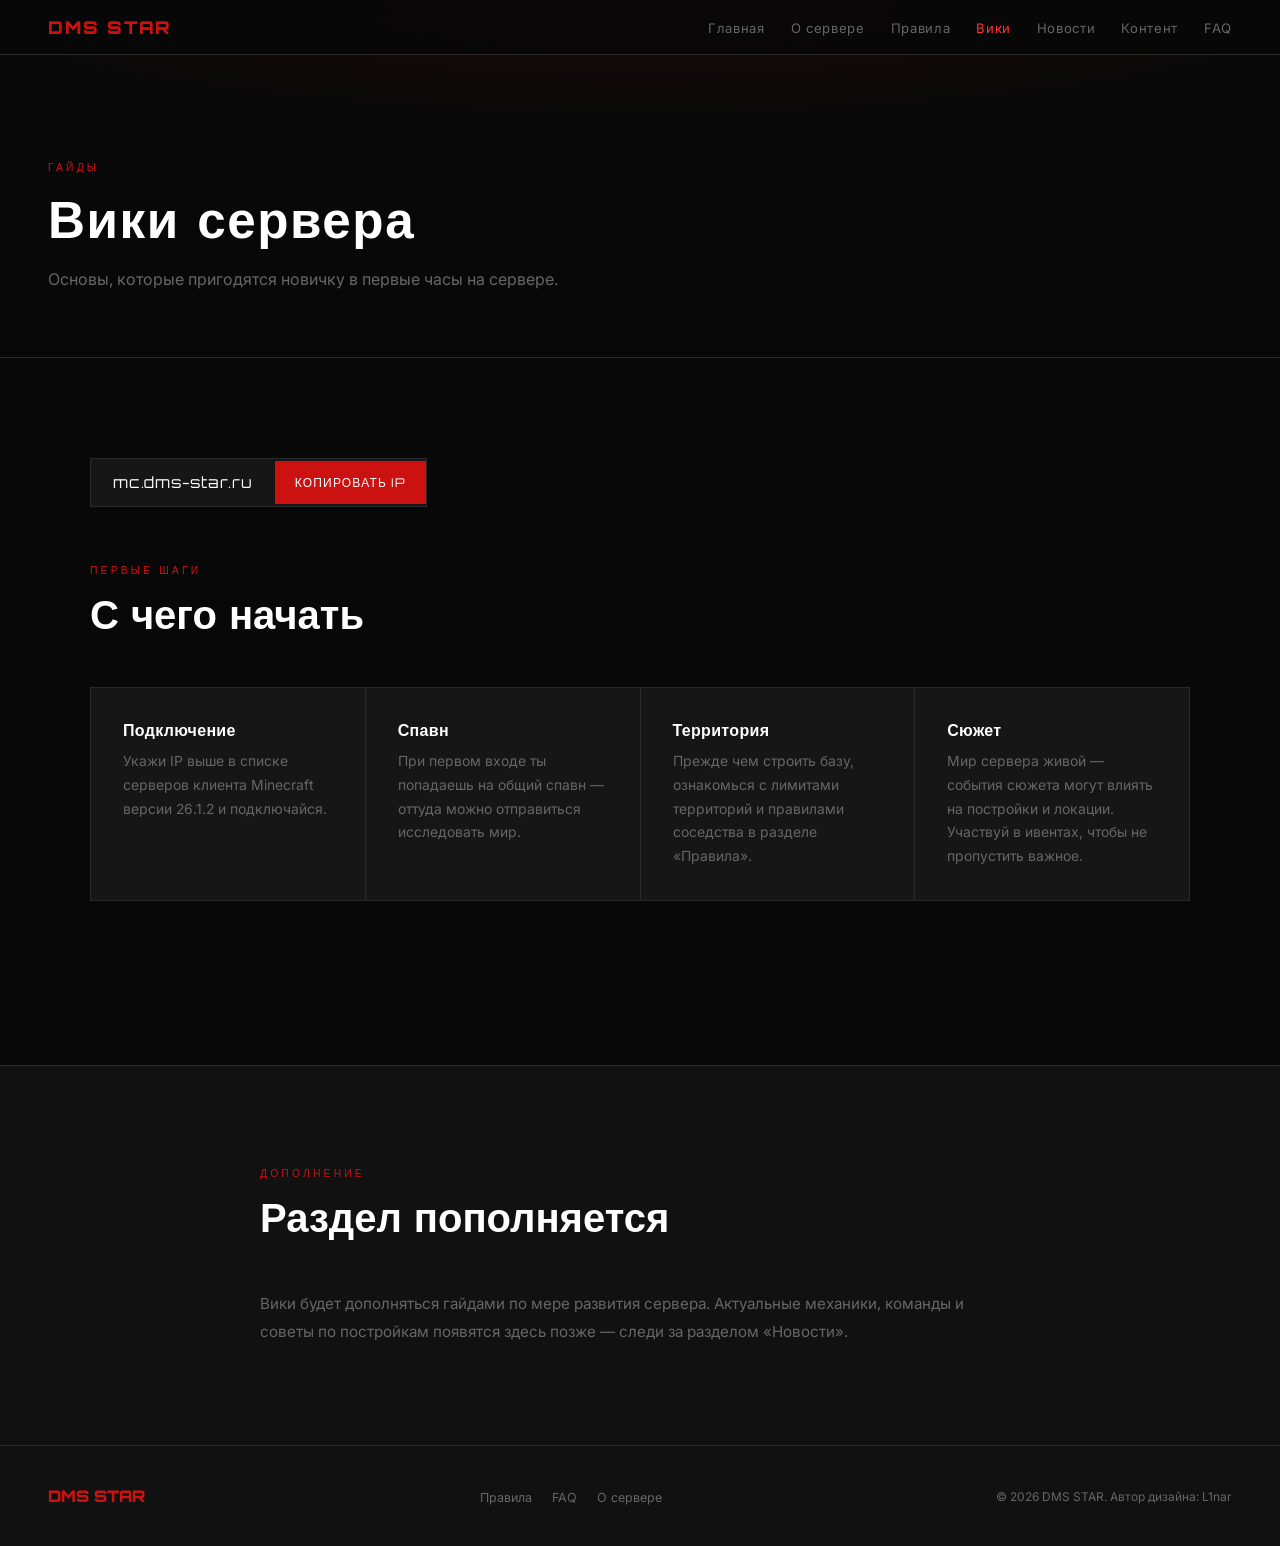
<file: wiki/index.html>
<!DOCTYPE html>
<html lang="ru">
<head>
  <meta charset="UTF-8" />
  <meta name="viewport" content="width=device-width, initial-scale=1.0" />
  <title>Вики — DMS STAR</title>
  <meta name="description" content="Гайды и полезная информация для новичков DMS STAR." />

  <link rel="icon" href="../assets/favicon.ico" sizes="any" />
  <link rel="icon" type="image/png" sizes="32x32" href="../assets/favicon-32.png" />
  <link rel="icon" type="image/png" sizes="16x16" href="../assets/favicon-16.png" />
  <link rel="apple-touch-icon" href="../assets/apple-touch-icon.png" />

  <meta property="og:title" content="Вики — DMS STAR" />
  <meta property="og:description" content="Гайды и полезная информация для новичков DMS STAR." />
  <meta property="og:image" content="https://dms-star.ru/assets/og-banner.jpg" />
  <meta property="og:type" content="website" />
  <meta property="og:url" content="https://dms-star.ru/wiki/" />
  <meta name="twitter:card" content="summary_large_image" />

  <link href="https://fonts.googleapis.com/css2?family=Orbitron:wght@400;700;900&family=Inter:wght@300;400;500&display=swap" rel="stylesheet" />
  <link rel="stylesheet" href="../shared.css" />
</head>
<body>

  <nav class="site-nav">
    <a href="../" class="nav-logo">DMS STAR</a>
    <ul class="nav-links">
      <li><a href="../">Главная</a></li>
      <li><a href="../about/">О сервере</a></li>
      <li><a href="../rules/">Правила</a></li>
      <li><a href="../wiki/" class="active">Вики</a></li>
      <li><a href="../news/">Новости</a></li>
      <li><a href="../content/">Контент</a></li>
      <li><a href="../faq/">FAQ</a></li>
    </ul>
    <button class="nav-burger" id="burger" aria-label="Меню">
      <span></span><span></span><span></span>
    </button>
  </nav>

  <div class="nav-mobile" id="mobileMenu">
    <a href="../">Главная</a>
    <a href="../about/">О сервере</a>
    <a href="../rules/">Правила</a>
    <a href="../wiki/" class="active">Вики</a>
    <a href="../news/">Новости</a>
    <a href="../content/">Контент</a>
    <a href="../faq/">FAQ</a>
  </div>

  <div class="page-hero">
    <div class="section-label">Гайды</div>
    <h1>Вики сервера</h1>
    <p class="lead">Основы, которые пригодятся новичку в первые часы на сервере.</p>
  </div>

  <section>
    <div class="container">
      <div class="ip-bar fade-in" style="margin-bottom: 56px;">
        <span class="ip-text">mc.dms-star.ru</span>
        <button class="copy-btn" data-ip="mc.dms-star.ru">Копировать IP</button>
      </div>

      <div class="section-label fade-in">Первые шаги</div>
      <div class="section-title fade-in">С чего начать</div>
      <div class="card-grid fade-in" style="margin-bottom: 64px;">
        <div class="info-card">
          <h3>Подключение</h3>
          <p>Укажи IP выше в списке серверов клиента Minecraft версии 26.1.2 и подключайся.</p>
        </div>
        <div class="info-card">
          <h3>Спавн</h3>
          <p>При первом входе ты попадаешь на общий спавн — оттуда можно отправиться исследовать мир.</p>
        </div>
        <div class="info-card">
          <h3>Территория</h3>
          <p>Прежде чем строить базу, ознакомься с лимитами территорий и правилами соседства в разделе «Правила».</p>
        </div>
        <div class="info-card">
          <h3>Сюжет</h3>
          <p>Мир сервера живой — события сюжета могут влиять на постройки и локации. Участвуй в ивентах, чтобы не пропустить важное.</p>
        </div>
      </div>
    </div>
  </section>

  <section style="background: var(--surface); border-top: 1px solid var(--border);">
    <div class="container narrow fade-in">
      <div class="section-label">Дополнение</div>
      <div class="section-title">Раздел пополняется</div>
      <p style="color: var(--muted); line-height: 1.8; font-size: 0.95rem;">
        Вики будет дополняться гайдами по мере развития сервера. Актуальные механики, команды и советы по постройкам появятся здесь позже — следи за разделом «Новости».
      </p>
    </div>
  </section>

  <footer class="site-footer">
    <div class="footer-logo">DMS STAR</div>
    <ul class="footer-links">
      <li><a href="../rules/">Правила</a></li>
      <li><a href="../faq/">FAQ</a></li>
      <li><a href="../about/">О сервере</a></li>
    </ul>
    <div class="footer-copy">© 2026 DMS STAR. Автор дизайна: L1nar</div>
  </footer>

  <script src="../shared.js"></script>
</body>
</html>
</file>
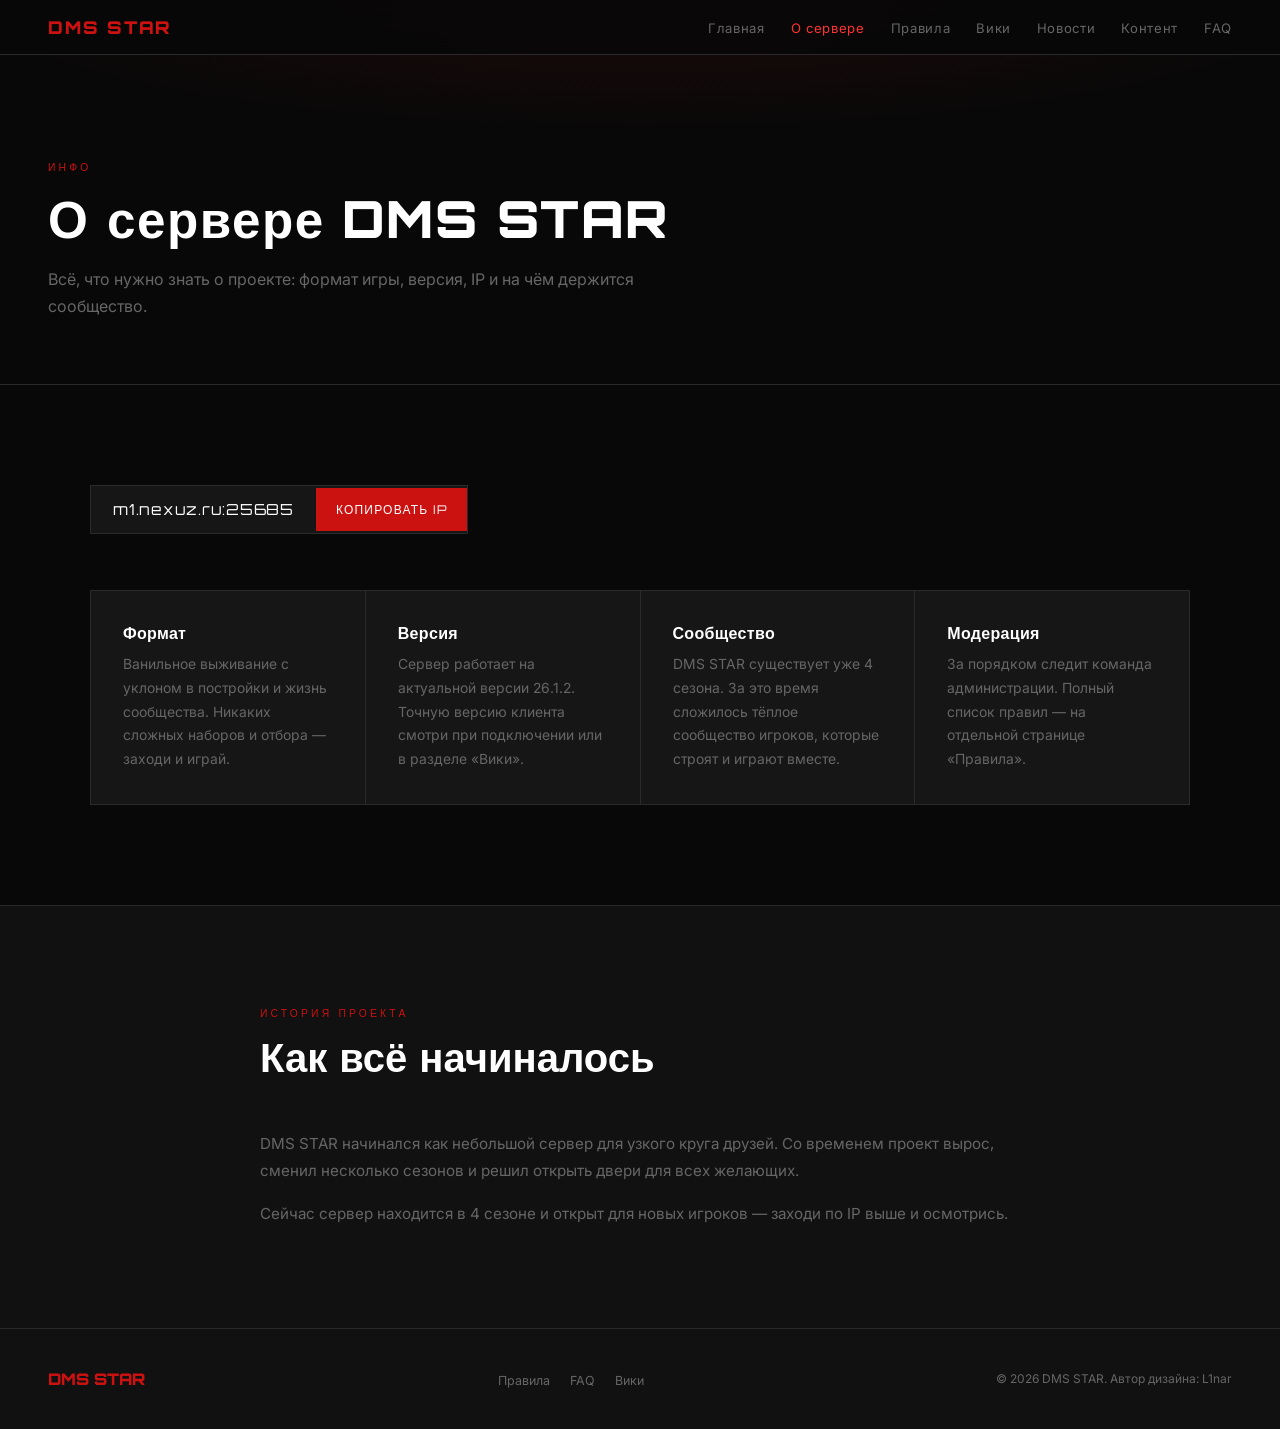
<file: about.html>
<!DOCTYPE html>
<html lang="ru">
<head>
  <meta charset="UTF-8" />
  <meta name="viewport" content="width=device-width, initial-scale=1.0" />
  <title>О сервере — DMS STAR</title>
  <link href="https://fonts.googleapis.com/css2?family=Orbitron:wght@400;700;900&family=Inter:wght@300;400;500&display=swap" rel="stylesheet" />
  <link rel="stylesheet" href="shared.css" />
</head>
<body>

  <nav class="site-nav">
    <a href="index.html" class="nav-logo">DMS STAR</a>
    <ul class="nav-links">
      <li><a href="index.html">Главная</a></li>
      <li><a href="about.html" class="active">О сервере</a></li>
      <li><a href="rules.html">Правила</a></li>
      <li><a href="wiki.html">Вики</a></li>
      <li><a href="news.html">Новости</a></li>
      <li><a href="content.html">Контент</a></li>
      <li><a href="faq.html">FAQ</a></li>
    </ul>
    <button class="nav-burger" id="burger" aria-label="Меню">
      <span></span><span></span><span></span>
    </button>
  </nav>

  <div class="nav-mobile" id="mobileMenu">
    <a href="index.html">Главная</a>
    <a href="about.html" class="active">О сервере</a>
    <a href="rules.html">Правила</a>
    <a href="wiki.html">Вики</a>
    <a href="news.html">Новости</a>
    <a href="content.html">Контент</a>
    <a href="faq.html">FAQ</a>
  </div>

  <div class="page-hero">
    <div class="section-label">Инфо</div>
    <h1>О сервере DMS STAR</h1>
    <p class="lead">Всё, что нужно знать о проекте: формат игры, версия, IP и на чём держится сообщество.</p>
  </div>

  <section>
    <div class="container">
      <div class="ip-bar fade-in" style="margin-bottom: 56px;">
        <span class="ip-text">m1.nexuz.ru:25685</span>
        <button class="copy-btn" data-ip="m1.nexuz.ru:25685">Копировать IP</button>
      </div>

      <div class="card-grid fade-in">
        <div class="info-card">
          <h3>Формат</h3>
          <p>Ванильное выживание с уклоном в постройки и жизнь сообщества. Никаких сложных наборов и отбора — заходи и играй.</p>
        </div>
        <div class="info-card">
          <h3>Версия</h3>
          <p>Сервер работает на актуальной версии 26.1.2. Точную версию клиента смотри при подключении или в разделе «Вики».</p>
        </div>
        <div class="info-card">
          <h3>Сообщество</h3>
          <p>DMS STAR существует уже 4 сезона. За это время сложилось тёплое сообщество игроков, которые строят и играют вместе.</p>
        </div>
        <div class="info-card">
          <h3>Модерация</h3>
          <p>За порядком следит команда администрации. Полный список правил — на отдельной странице «Правила».</p>
        </div>
      </div>
    </div>
  </section>

  <section style="background: var(--surface); border-top: 1px solid var(--border);">
    <div class="container narrow fade-in">
      <div class="section-label">История проекта</div>
      <div class="section-title">Как всё начиналось</div>
      <p style="color: var(--muted); line-height: 1.8; font-size: 0.95rem; margin-bottom: 16px;">
        DMS STAR начинался как небольшой сервер для узкого круга друзей. Со временем проект вырос, сменил несколько сезонов
        и решил открыть двери для всех желающих.
      </p>
      <p style="color: var(--muted); line-height: 1.8; font-size: 0.95rem;">
        Сейчас сервер находится в 4 сезоне и открыт для новых игроков — заходи по IP выше и осмотрись.
      </p>
    </div>
  </section>

  <footer class="site-footer">
    <div class="footer-logo">DMS STAR</div>
    <ul class="footer-links">
      <li><a href="rules.html">Правила</a></li>
      <li><a href="faq.html">FAQ</a></li>
      <li><a href="wiki.html">Вики</a></li>
    </ul>
    <div class="footer-copy">© 2026 DMS STAR. Автор дизайна: L1nar</div>
  </footer>

  <script src="shared.js"></script>
</body>
</html>
</file>
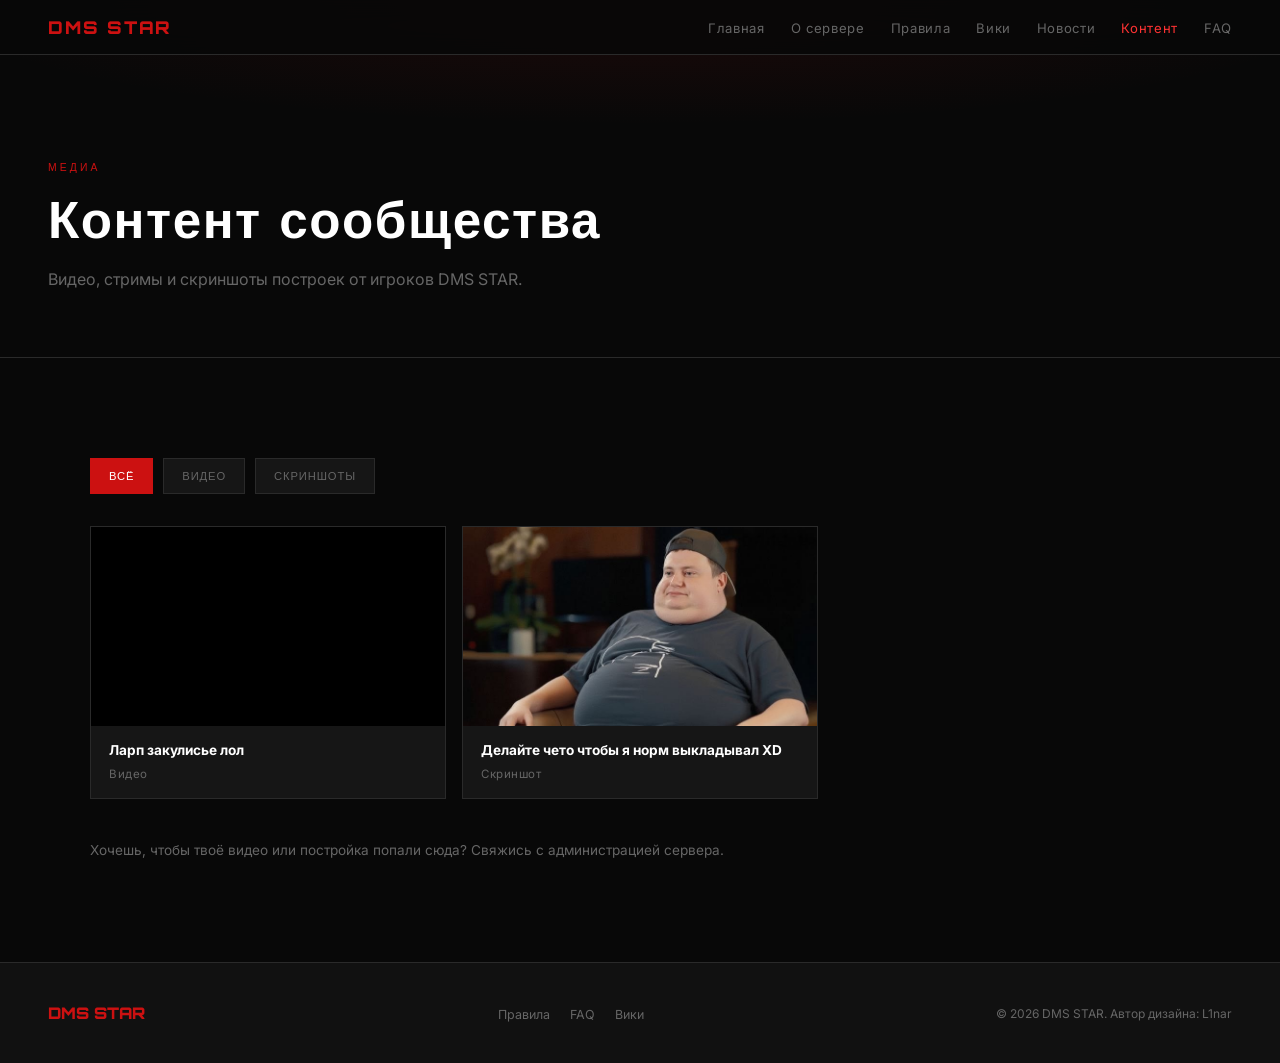
<file: content.html>
<!DOCTYPE html>
<html lang="ru">
<head>
  <meta charset="UTF-8" />
  <meta name="viewport" content="width=device-width, initial-scale=1.0" />
  <title>Контент — DMS STAR</title>
  <link href="https://fonts.googleapis.com/css2?family=Orbitron:wght@400;700;900&family=Inter:wght@300;400;500&display=swap" rel="stylesheet" />
  <link rel="stylesheet" href="shared.css" />
</head>
<body>

  <nav class="site-nav">
    <a href="index.html" class="nav-logo">DMS STAR</a>
    <ul class="nav-links">
      <li><a href="index.html">Главная</a></li>
      <li><a href="about.html">О сервере</a></li>
      <li><a href="rules.html">Правила</a></li>
      <li><a href="wiki.html">Вики</a></li>
      <li><a href="news.html">Новости</a></li>
      <li><a href="content.html" class="active">Контент</a></li>
      <li><a href="faq.html">FAQ</a></li>
    </ul>
    <button class="nav-burger" id="burger" aria-label="Меню">
      <span></span><span></span><span></span>
    </button>
  </nav>

  <div class="nav-mobile" id="mobileMenu">
    <a href="index.html">Главная</a>
    <a href="about.html">О сервере</a>
    <a href="rules.html">Правила</a>
    <a href="wiki.html">Вики</a>
    <a href="news.html">Новости</a>
    <a href="content.html" class="active">Контент</a>
    <a href="faq.html">FAQ</a>
  </div>

  <div class="page-hero">
    <div class="section-label">Медиа</div>
    <h1>Контент сообщества</h1>
    <p class="lead">Видео, стримы и скриншоты построек от игроков DMS STAR.</p>
  </div>

  <section>
    <div class="container">
      <div class="media-filter fade-in">
        <button class="active" data-filter="all">Всё</button>
        <button data-filter="video">Видео</button>
        <button data-filter="screenshot">Скриншоты</button>
      </div>

      <div class="media-grid fade-in" id="mediaGrid">
        <p style="color: var(--muted); font-size: 0.85rem;">Загрузка контента…</p>
      </div>

      <p class="fade-in" style="color: var(--muted); font-size: 0.85rem; margin-top: 40px; line-height: 1.7;">
        Хочешь, чтобы твоё видео или постройка попали сюда? Свяжись с администрацией сервера.
      </p>
    </div>
  </section>

  <footer class="site-footer">
    <div class="footer-logo">DMS STAR</div>
    <ul class="footer-links">
      <li><a href="rules.html">Правила</a></li>
      <li><a href="faq.html">FAQ</a></li>
      <li><a href="wiki.html">Вики</a></li>
    </ul>
    <div class="footer-copy">© 2026 DMS STAR. Автор дизайна: L1nar</div>
  </footer>

  <script src="shared.js"></script>
  <script>
    async function loadMedia() {
      const grid = document.getElementById('mediaGrid');
      try {
        const res = await fetch('content-data/index.json', { cache: 'no-store' });
        if (!res.ok) throw new Error('index.json not found');
        const items = await res.json();

        if (!items.length) {
          grid.innerHTML = '<p style="color: var(--muted); font-size: 0.9rem;">Пока пусто. Загляни позже.</p>';
          return;
        }

        grid.innerHTML = '';
        items.forEach(item => {
          const card = document.createElement('div');
          card.className = 'media-card';
          card.dataset.type = item.type || 'screenshot';

          const thumb = document.createElement('div');
          thumb.className = 'thumb';

          if (item.type === 'video' && item.youtube) {
            const iframe = document.createElement('iframe');
            iframe.src = `https://www.youtube.com/embed/${item.youtube}?rel=0`;
            iframe.title = item.title || 'Видео';
            iframe.allowFullscreen = true;
            thumb.appendChild(iframe);
          } else if (item.image) {
            const img = document.createElement('img');
            img.src = item.image;
            img.alt = item.title || 'Скриншот';
            img.loading = 'lazy';
            thumb.appendChild(img);
          }

          const meta = document.createElement('div');
          meta.className = 'meta';
          const h4 = document.createElement('h4');
          h4.textContent = item.title || '';
          const span = document.createElement('span');
          span.textContent = item.type === 'video' ? 'Видео' : 'Скриншот';
          meta.appendChild(h4);
          meta.appendChild(span);

          card.appendChild(thumb);
          card.appendChild(meta);
          grid.appendChild(card);
        });

        const filterBtns = document.querySelectorAll('.media-filter button');
        const mediaCards = document.querySelectorAll('.media-card');
        filterBtns.forEach(btn => {
          btn.addEventListener('click', () => {
            filterBtns.forEach(b => b.classList.remove('active'));
            btn.classList.add('active');
            const filter = btn.dataset.filter;
            mediaCards.forEach(c => {
              c.style.display = (filter === 'all' || c.dataset.type === filter) ? '' : 'none';
            });
          });
        });
      } catch (err) {
        grid.innerHTML = '<p style="color: var(--muted); font-size: 0.9rem;">Контент пока недоступен.</p>';
        console.error(err);
      }
    }
    loadMedia();
  </script>
</body>
</html>
</file>
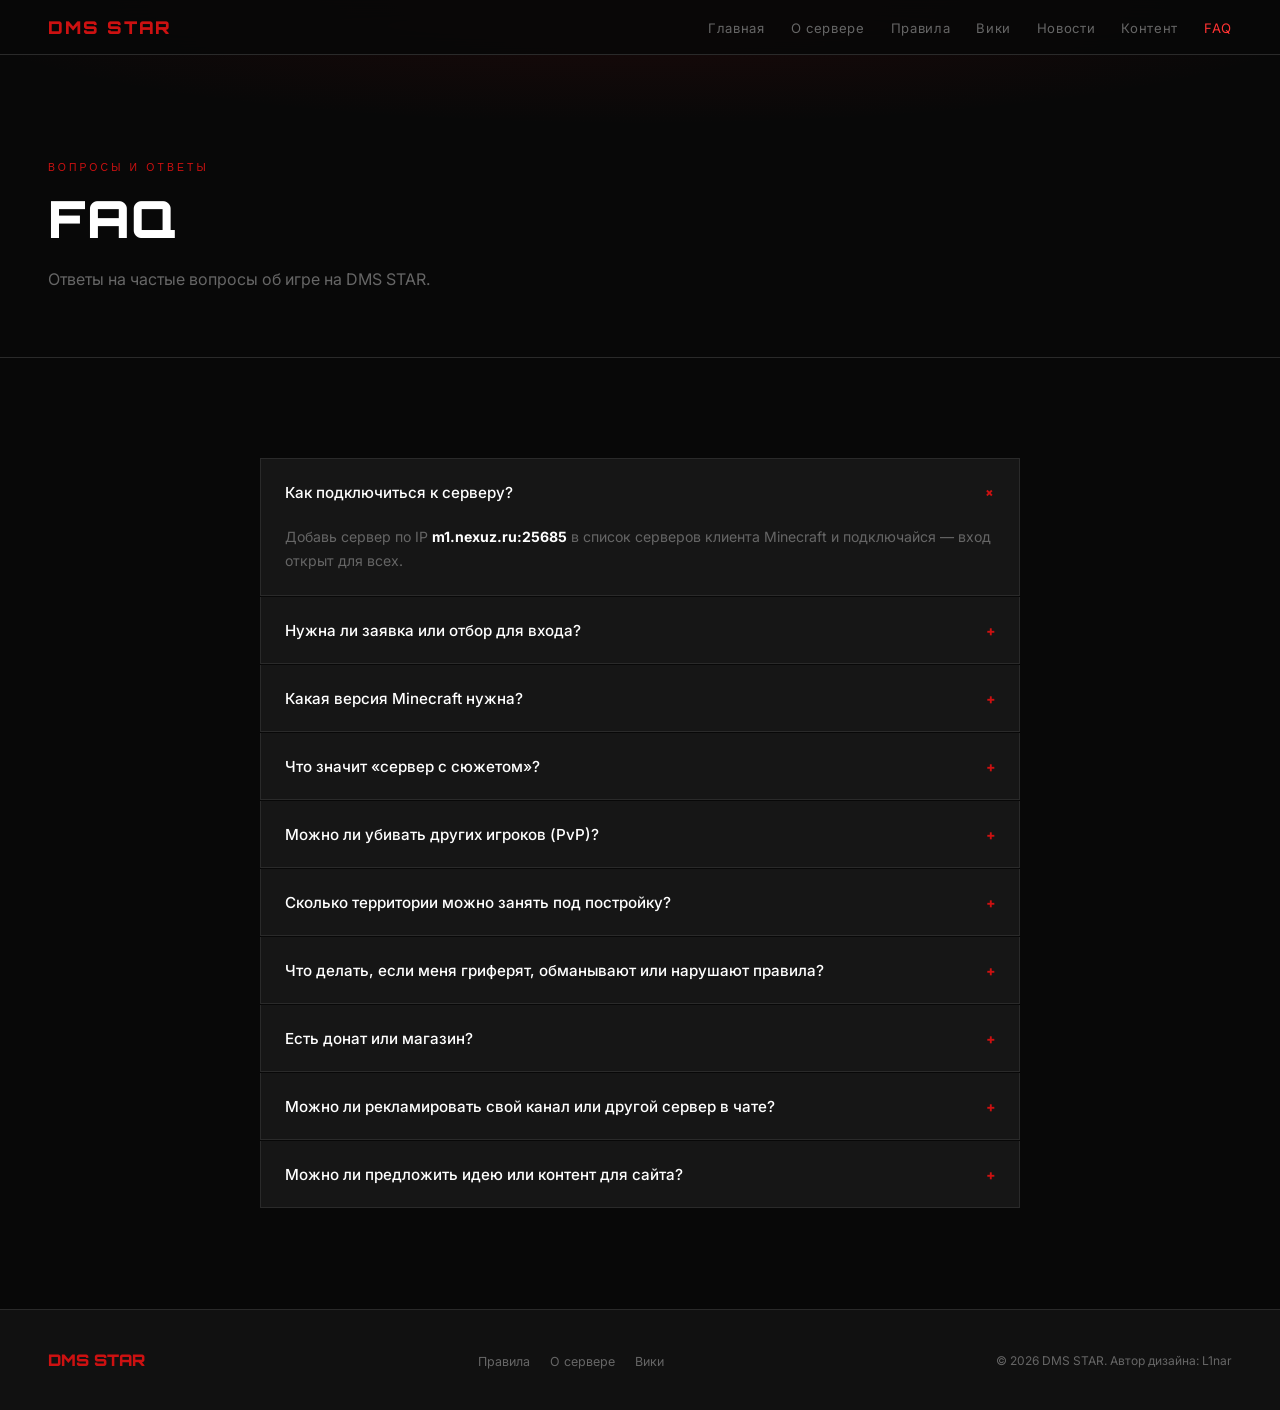
<file: faq.html>
<!DOCTYPE html>
<html lang="ru">
<head>
  <meta charset="UTF-8" />
  <meta name="viewport" content="width=device-width, initial-scale=1.0" />
  <title>FAQ — DMS STAR</title>
  <link href="https://fonts.googleapis.com/css2?family=Orbitron:wght@400;700;900&family=Inter:wght@300;400;500&display=swap" rel="stylesheet" />
  <link rel="stylesheet" href="shared.css" />
</head>
<body>

  <nav class="site-nav">
    <a href="index.html" class="nav-logo">DMS STAR</a>
    <ul class="nav-links">
      <li><a href="index.html">Главная</a></li>
      <li><a href="about.html">О сервере</a></li>
      <li><a href="rules.html">Правила</a></li>
      <li><a href="wiki.html">Вики</a></li>
      <li><a href="news.html">Новости</a></li>
      <li><a href="content.html">Контент</a></li>
      <li><a href="faq.html" class="active">FAQ</a></li>
    </ul>
    <button class="nav-burger" id="burger" aria-label="Меню">
      <span></span><span></span><span></span>
    </button>
  </nav>

  <div class="nav-mobile" id="mobileMenu">
    <a href="index.html">Главная</a>
    <a href="about.html">О сервере</a>
    <a href="rules.html">Правила</a>
    <a href="wiki.html">Вики</a>
    <a href="news.html">Новости</a>
    <a href="content.html">Контент</a>
    <a href="faq.html" class="active">FAQ</a>
  </div>

  <div class="page-hero">
    <div class="section-label">Вопросы и ответы</div>
    <h1>FAQ</h1>
    <p class="lead">Ответы на частые вопросы об игре на DMS STAR.</p>
  </div>

  <section>
    <div class="container narrow">

      <div class="accordion-item fade-in open">
        <button class="accordion-q">
          <span>Как подключиться к серверу?</span>
          <span class="plus">+</span>
        </button>
        <div class="accordion-a">
          Добавь сервер по IP <strong style="color:#fff;">m1.nexuz.ru:25685</strong> в список серверов клиента Minecraft и подключайся — вход открыт для всех.
        </div>
      </div>

      <div class="accordion-item fade-in">
        <button class="accordion-q">
          <span>Нужна ли заявка или отбор для входа?</span>
          <span class="plus">+</span>
        </button>
        <div class="accordion-a">
          Нет. Сервер открыт — никаких видео-заявок и рассмотрений больше не требуется, заходи сразу по IP.
        </div>
      </div>

      <div class="accordion-item fade-in">
        <button class="accordion-q">
          <span>Какая версия Minecraft нужна?</span>
          <span class="plus">+</span>
        </button>
        <div class="accordion-a">
          Сервер работает на версии 26.1.2. Актуальную информацию об обновлениях версии смотри в разделе «Новости».
        </div>
      </div>

      <div class="accordion-item fade-in">
        <button class="accordion-q">
          <span>Что значит «сервер с сюжетом»?</span>
          <span class="plus">+</span>
        </button>
        <div class="accordion-a">
          Мир DMS STAR живёт своей историей: происходят сюжетные события и ивенты, в которых можно участвовать. Подробности о конкретных событиях появляются в «Новостях», а лорные и общественные объекты защищены отдельными пунктами «Правил».
        </div>
      </div>

      <div class="accordion-item fade-in">
        <button class="accordion-q">
          <span>Можно ли убивать других игроков (PvP)?</span>
          <span class="plus">+</span>
        </button>
        <div class="accordion-a">
          PvP разрешено только в рамках сюжета или по взаимному согласию сторон. Спавн-килл и бессмысленные драки запрещены — подробности в разделе «Правила» (пункт 4).
        </div>
      </div>

      <div class="accordion-item fade-in">
        <button class="accordion-q">
          <span>Сколько территории можно занять под постройку?</span>
          <span class="plus">+</span>
        </button>
        <div class="accordion-a">
          Лимит на одного игрока — 256×256 блоков. Для организаций (нескольких игроков вместе) лимит площади считается по формуле из раздела «Правила» (пункт 3.5).
        </div>
      </div>

      <div class="accordion-item fade-in">
        <button class="accordion-q">
          <span>Что делать, если меня гриферят, обманывают или нарушают правила?</span>
          <span class="plus">+</span>
        </button>
        <div class="accordion-a">
          Сообщи администрации с доказательствами (скриншоты, координаты, ник нарушителя). Решение о наказании администрация принимает по своему усмотрению, оно является финальным.
        </div>
      </div>

      <div class="accordion-item fade-in">
        <button class="accordion-q">
          <span>Есть донат или магазин?</span>
          <span class="plus">+</span>
        </button>
        <div class="accordion-a">
          На данный момент раздела магазина нет. Если это изменится, информация появится в «Новостях» и отдельной страницей на сайте.
        </div>
      </div>

      <div class="accordion-item fade-in">
        <button class="accordion-q">
          <span>Можно ли рекламировать свой канал или другой сервер в чате?</span>
          <span class="plus">+</span>
        </button>
        <div class="accordion-a">
          Только по согласованию с администрацией. Реклама и ссылки на другие проекты без разрешения запрещены — это касается и игрового чата, и чата участников в Telegram.
        </div>
      </div>

      <div class="accordion-item fade-in">
        <button class="accordion-q">
          <span>Можно ли предложить идею или контент для сайта?</span>
          <span class="plus">+</span>
        </button>
        <div class="accordion-a">
          Да, свяжись с администрацией сервера — видео, скриншоты и предложения по улучшению проекта всегда рассматриваются.
        </div>
      </div>

    </div>
  </section>

  <footer class="site-footer">
    <div class="footer-logo">DMS STAR</div>
    <ul class="footer-links">
      <li><a href="rules.html">Правила</a></li>
      <li><a href="about.html">О сервере</a></li>
      <li><a href="wiki.html">Вики</a></li>
    </ul>
    <div class="footer-copy">© 2026 DMS STAR. Автор дизайна: L1nar</div>
  </footer>

  <script src="shared.js"></script>
</body>
</html>
</file>
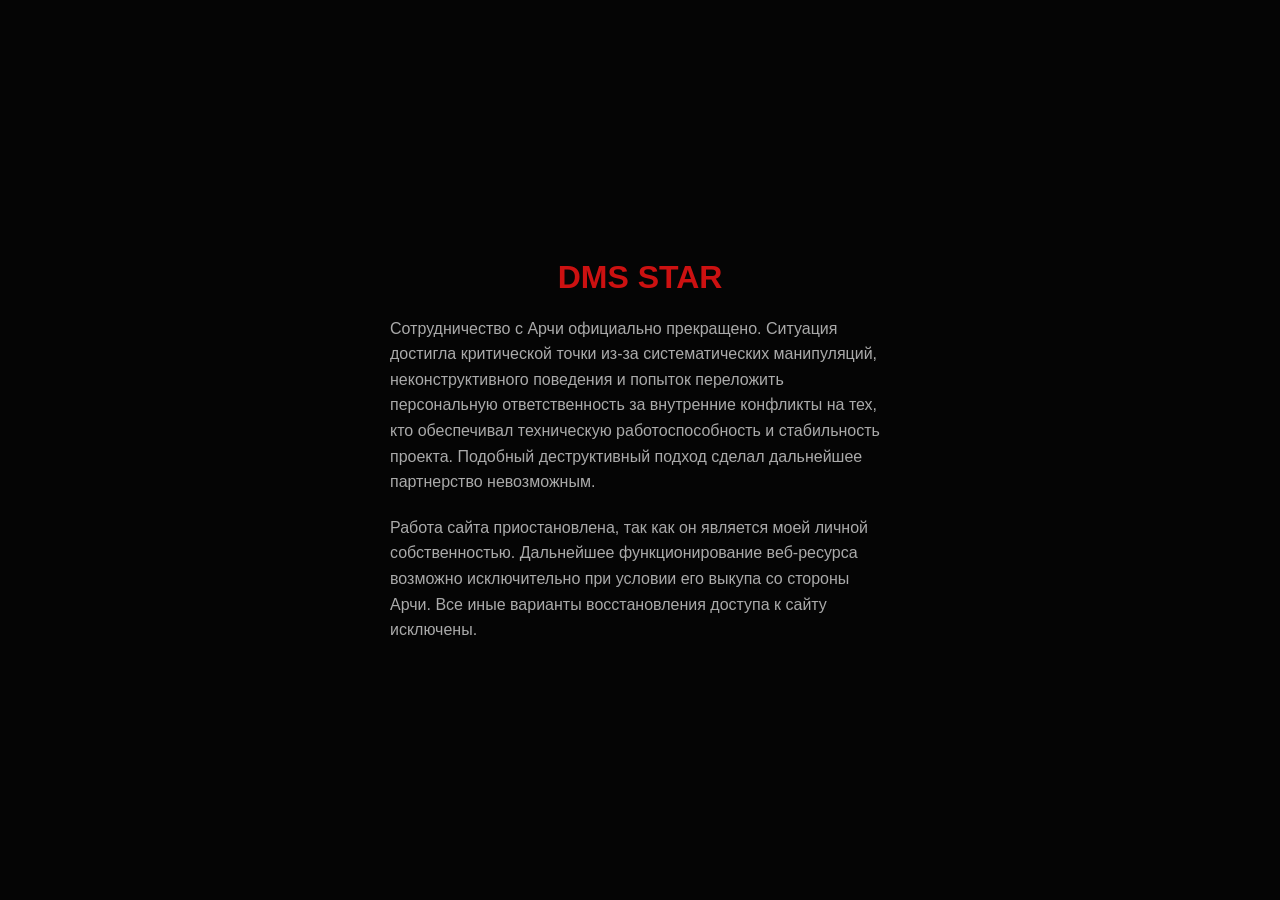
<file: indexxxxx.html>
<!DOCTYPE html>
<html lang="ru">
<head>
  <meta charset="UTF-8" />
  <meta name="viewport" content="width=device-width, initial-scale=1.0" />
  <title>DMS STAR – СООБЩЕНИЕ ЛИНАРА</title>
  <style>
    body { background-color: #050505; color: #e0e0e0; font-family: 'Inter', sans-serif; margin: 0; display: flex; justify-content: center; align-items: center; min-height: 100vh; text-align: left; }
    .container { max-width: 500px; padding: 20px; }
    h1 { color: #cc1111; font-family: 'Orbitron', sans-serif; font-size: 2rem; margin-bottom: 20px; text-align: center; }
    p { line-height: 1.6; color: #aaa; margin-bottom: 20px; }
  </style>
</head>
<body>
  <div class="container">
    <h1>DMS STAR</h1>
    <p>Сотрудничество с Арчи официально прекращено. Ситуация достигла критической точки из-за систематических манипуляций, неконструктивного поведения и попыток переложить персональную ответственность за внутренние конфликты на тех, кто обеспечивал техническую работоспособность и стабильность проекта. Подобный деструктивный подход сделал дальнейшее партнерство невозможным.</p>
    <p>Работа сайта приостановлена, так как он является моей личной собственностью. Дальнейшее функционирование веб-ресурса возможно исключительно при условии его выкупа со стороны Арчи. Все иные варианты восстановления доступа к сайту исключены.</p>
  </div>
  <!-- Made by L1nar. All rights reserved. -->
</body>
</html>
</file>
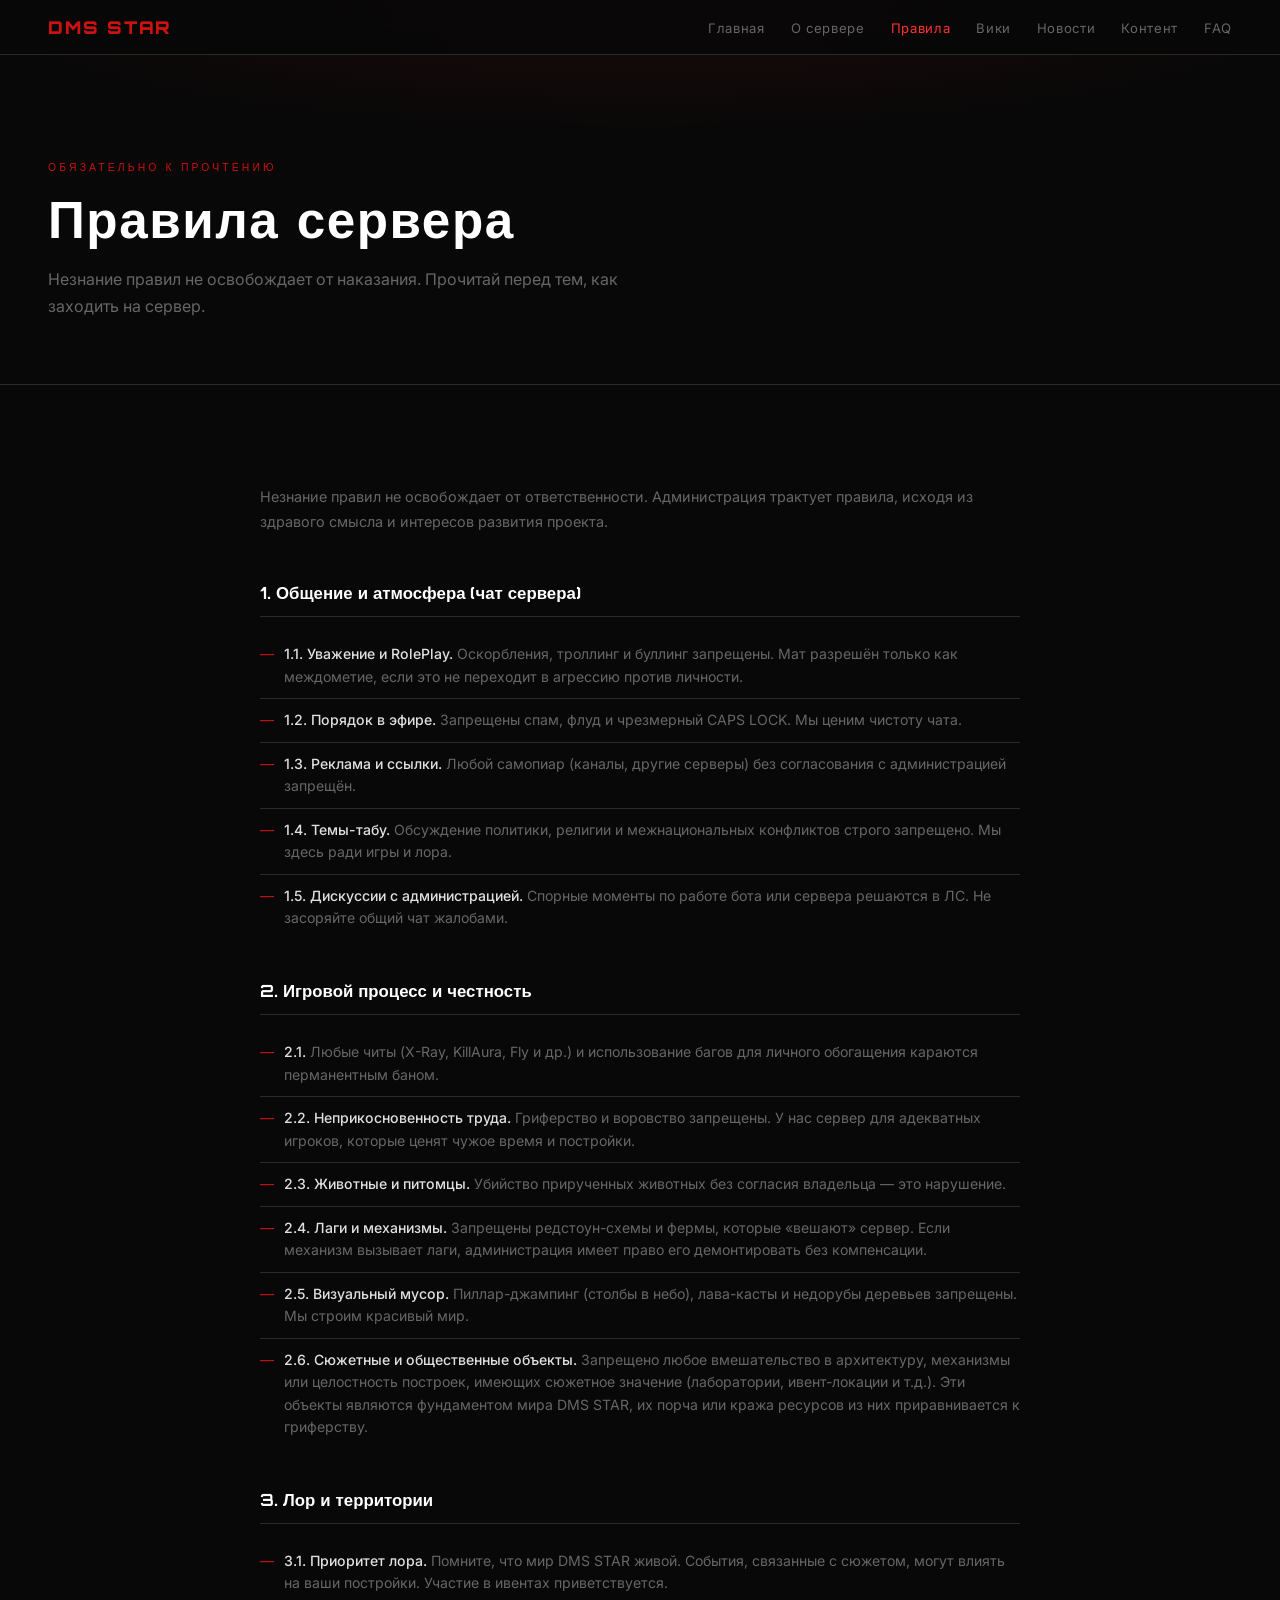
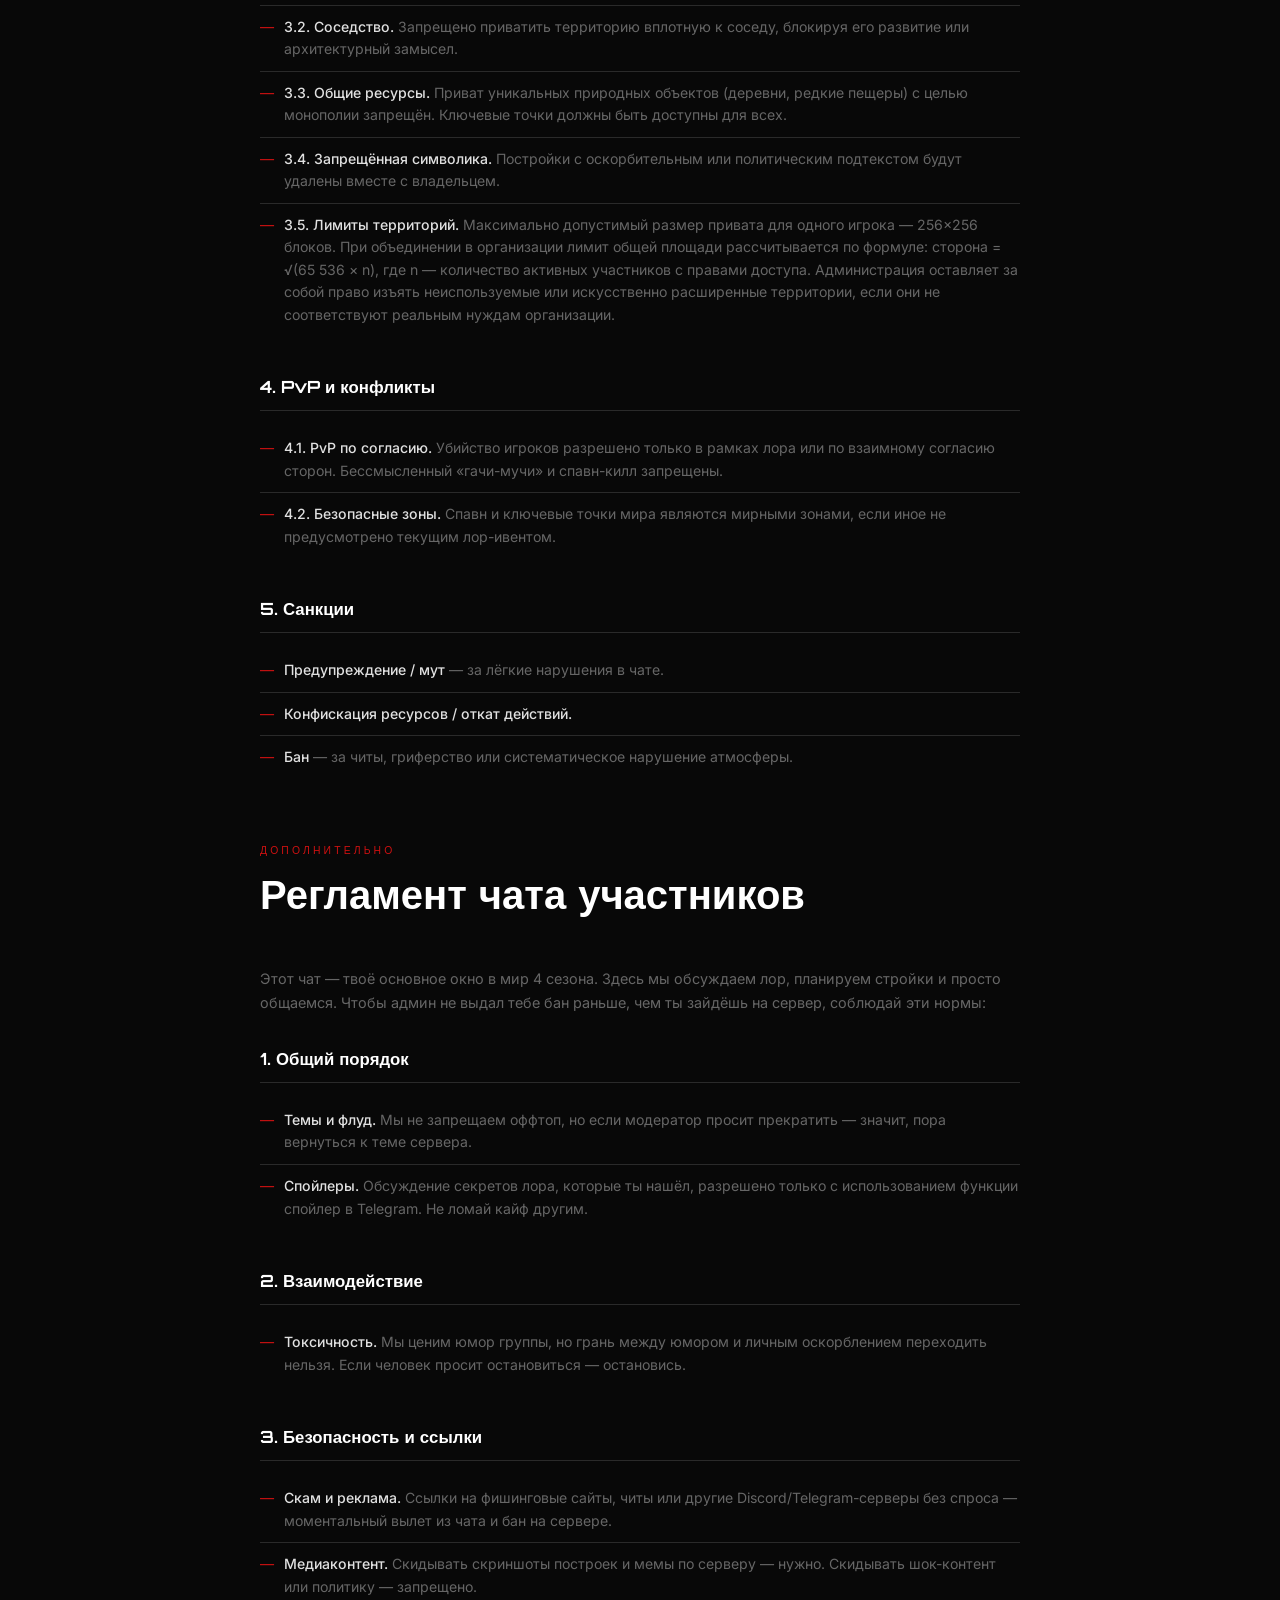
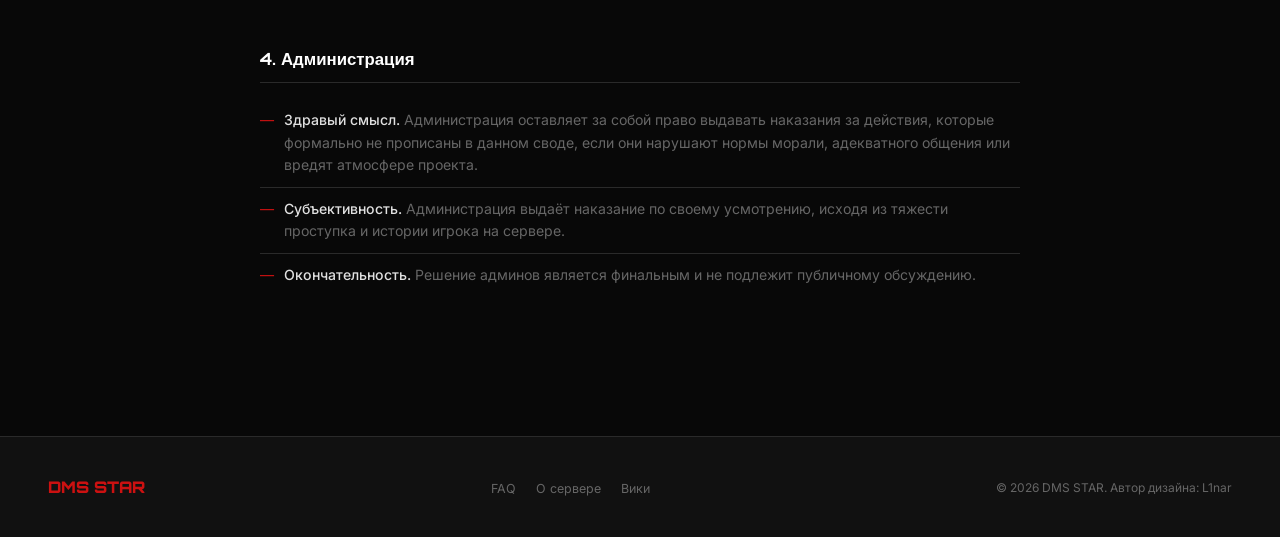
<file: rules.html>
<!DOCTYPE html>
<html lang="ru">
<head>
  <meta charset="UTF-8" />
  <meta name="viewport" content="width=device-width, initial-scale=1.0" />
  <title>Правила — DMS STAR</title>
  <link href="https://fonts.googleapis.com/css2?family=Orbitron:wght@400;700;900&family=Inter:wght@300;400;500&display=swap" rel="stylesheet" />
  <link rel="stylesheet" href="shared.css" />
</head>
<body>

  <nav class="site-nav">
    <a href="index.html" class="nav-logo">DMS STAR</a>
    <ul class="nav-links">
      <li><a href="index.html">Главная</a></li>
      <li><a href="about.html">О сервере</a></li>
      <li><a href="rules.html" class="active">Правила</a></li>
      <li><a href="wiki.html">Вики</a></li>
      <li><a href="news.html">Новости</a></li>
      <li><a href="content.html">Контент</a></li>
      <li><a href="faq.html">FAQ</a></li>
    </ul>
    <button class="nav-burger" id="burger" aria-label="Меню">
      <span></span><span></span><span></span>
    </button>
  </nav>

  <div class="nav-mobile" id="mobileMenu">
    <a href="index.html">Главная</a>
    <a href="about.html">О сервере</a>
    <a href="rules.html" class="active">Правила</a>
    <a href="wiki.html">Вики</a>
    <a href="news.html">Новости</a>
    <a href="content.html">Контент</a>
    <a href="faq.html">FAQ</a>
  </div>

  <div class="page-hero">
    <div class="section-label">Обязательно к прочтению</div>
    <h1>Правила сервера</h1>
    <p class="lead">Незнание правил не освобождает от наказания. Прочитай перед тем, как заходить на сервер.</p>
  </div>

  <section>
    <div class="container narrow">

      <p class="fade-in" style="color: var(--muted); font-size: 0.9rem; line-height: 1.7; margin-bottom: 48px;">
        Незнание правил не освобождает от ответственности. Администрация трактует правила, исходя из здравого смысла и интересов развития проекта.
      </p>

      <div class="rule-block fade-in">
        <h3>1. Общение и атмосфера (чат сервера)</h3>
        <ul>
          <li><strong>1.1. Уважение и RolePlay.</strong> Оскорбления, троллинг и буллинг запрещены. Мат разрешён только как междометие, если это не переходит в агрессию против личности.</li>
          <li><strong>1.2. Порядок в эфире.</strong> Запрещены спам, флуд и чрезмерный CAPS LOCK. Мы ценим чистоту чата.</li>
          <li><strong>1.3. Реклама и ссылки.</strong> Любой самопиар (каналы, другие серверы) без согласования с администрацией запрещён.</li>
          <li><strong>1.4. Темы-табу.</strong> Обсуждение политики, религии и межнациональных конфликтов строго запрещено. Мы здесь ради игры и лора.</li>
          <li><strong>1.5. Дискуссии с администрацией.</strong> Спорные моменты по работе бота или сервера решаются в ЛС. Не засоряйте общий чат жалобами.</li>
        </ul>
      </div>

      <div class="rule-block fade-in">
        <h3>2. Игровой процесс и честность</h3>
        <ul>
          <li><strong>2.1.</strong> Любые читы (X-Ray, KillAura, Fly и др.) и использование багов для личного обогащения караются перманентным баном.</li>
          <li><strong>2.2. Неприкосновенность труда.</strong> Гриферство и воровство запрещены. У нас сервер для адекватных игроков, которые ценят чужое время и постройки.</li>
          <li><strong>2.3. Животные и питомцы.</strong> Убийство прирученных животных без согласия владельца — это нарушение.</li>
          <li><strong>2.4. Лаги и механизмы.</strong> Запрещены редстоун-схемы и фермы, которые «вешают» сервер. Если механизм вызывает лаги, администрация имеет право его демонтировать без компенсации.</li>
          <li><strong>2.5. Визуальный мусор.</strong> Пиллар-джампинг (столбы в небо), лава-касты и недорубы деревьев запрещены. Мы строим красивый мир.</li>
          <li><strong>2.6. Сюжетные и общественные объекты.</strong> Запрещено любое вмешательство в архитектуру, механизмы или целостность построек, имеющих сюжетное значение (лаборатории, ивент-локации и т.д.). Эти объекты являются фундаментом мира DMS STAR, их порча или кража ресурсов из них приравнивается к гриферству.</li>
        </ul>
      </div>

      <div class="rule-block fade-in">
        <h3>3. Лор и территории</h3>
        <ul>
          <li><strong>3.1. Приоритет лора.</strong> Помните, что мир DMS STAR живой. События, связанные с сюжетом, могут влиять на ваши постройки. Участие в ивентах приветствуется.</li>
          <li><strong>3.2. Соседство.</strong> Запрещено приватить территорию вплотную к соседу, блокируя его развитие или архитектурный замысел.</li>
          <li><strong>3.3. Общие ресурсы.</strong> Приват уникальных природных объектов (деревни, редкие пещеры) с целью монополии запрещён. Ключевые точки должны быть доступны для всех.</li>
          <li><strong>3.4. Запрещённая символика.</strong> Постройки с оскорбительным или политическим подтекстом будут удалены вместе с владельцем.</li>
          <li><strong>3.5. Лимиты территорий.</strong> Максимально допустимый размер привата для одного игрока — 256×256 блоков. При объединении в организации лимит общей площади рассчитывается по формуле: сторона = √(65 536 × n), где n — количество активных участников с правами доступа. Администрация оставляет за собой право изъять неиспользуемые или искусственно расширенные территории, если они не соответствуют реальным нуждам организации.</li>
        </ul>
      </div>

      <div class="rule-block fade-in">
        <h3>4. PvP и конфликты</h3>
        <ul>
          <li><strong>4.1. PvP по согласию.</strong> Убийство игроков разрешено только в рамках лора или по взаимному согласию сторон. Бессмысленный «гачи-мучи» и спавн-килл запрещены.</li>
          <li><strong>4.2. Безопасные зоны.</strong> Спавн и ключевые точки мира являются мирными зонами, если иное не предусмотрено текущим лор-ивентом.</li>
        </ul>
      </div>

      <div class="rule-block fade-in">
        <h3>5. Санкции</h3>
        <ul>
          <li><strong>Предупреждение / мут</strong> — за лёгкие нарушения в чате.</li>
          <li><strong>Конфискация ресурсов / откат действий.</strong></li>
          <li><strong>Бан</strong> — за читы, гриферство или систематическое нарушение атмосферы.</li>
        </ul>
      </div>

      <div class="section-label fade-in" style="margin-top: 64px;">Дополнительно</div>
      <div class="section-title fade-in">Регламент чата участников</div>

      <p class="fade-in" style="color: var(--muted); font-size: 0.9rem; line-height: 1.7; margin-bottom: 32px;">
        Этот чат — твоё основное окно в мир 4 сезона. Здесь мы обсуждаем лор, планируем стройки и просто общаемся. Чтобы админ не выдал тебе бан раньше, чем ты зайдёшь на сервер, соблюдай эти нормы:
      </p>

      <div class="rule-block fade-in">
        <h3>1. Общий порядок</h3>
        <ul>
          <li><strong>Темы и флуд.</strong> Мы не запрещаем оффтоп, но если модератор просит прекратить — значит, пора вернуться к теме сервера.</li>
          <li><strong>Спойлеры.</strong> Обсуждение секретов лора, которые ты нашёл, разрешено только с использованием функции спойлер в Telegram. Не ломай кайф другим.</li>
        </ul>
      </div>

      <div class="rule-block fade-in">
        <h3>2. Взаимодействие</h3>
        <ul>
          <li><strong>Токсичность.</strong> Мы ценим юмор группы, но грань между юмором и личным оскорблением переходить нельзя. Если человек просит остановиться — остановись.</li>
        </ul>
      </div>

      <div class="rule-block fade-in">
        <h3>3. Безопасность и ссылки</h3>
        <ul>
          <li><strong>Скам и реклама.</strong> Ссылки на фишинговые сайты, читы или другие Discord/Telegram-серверы без спроса — моментальный вылет из чата и бан на сервере.</li>
          <li><strong>Медиаконтент.</strong> Скидывать скриншоты построек и мемы по серверу — нужно. Скидывать шок-контент или политику — запрещено.</li>
        </ul>
      </div>

      <div class="rule-block fade-in">
        <h3>4. Администрация</h3>
        <ul>
          <li><strong>Здравый смысл.</strong> Администрация оставляет за собой право выдавать наказания за действия, которые формально не прописаны в данном своде, если они нарушают нормы морали, адекватного общения или вредят атмосфере проекта.</li>
          <li><strong>Субъективность.</strong> Администрация выдаёт наказание по своему усмотрению, исходя из тяжести проступка и истории игрока на сервере.</li>
          <li><strong>Окончательность.</strong> Решение админов является финальным и не подлежит публичному обсуждению.</li>
        </ul>
      </div>

    </div>
  </section>

  <footer class="site-footer">
    <div class="footer-logo">DMS STAR</div>
    <ul class="footer-links">
      <li><a href="faq.html">FAQ</a></li>
      <li><a href="about.html">О сервере</a></li>
      <li><a href="wiki.html">Вики</a></li>
    </ul>
    <div class="footer-copy">© 2026 DMS STAR. Автор дизайна: L1nar</div>
  </footer>

  <script src="shared.js"></script>
</body>
</html>
</file>
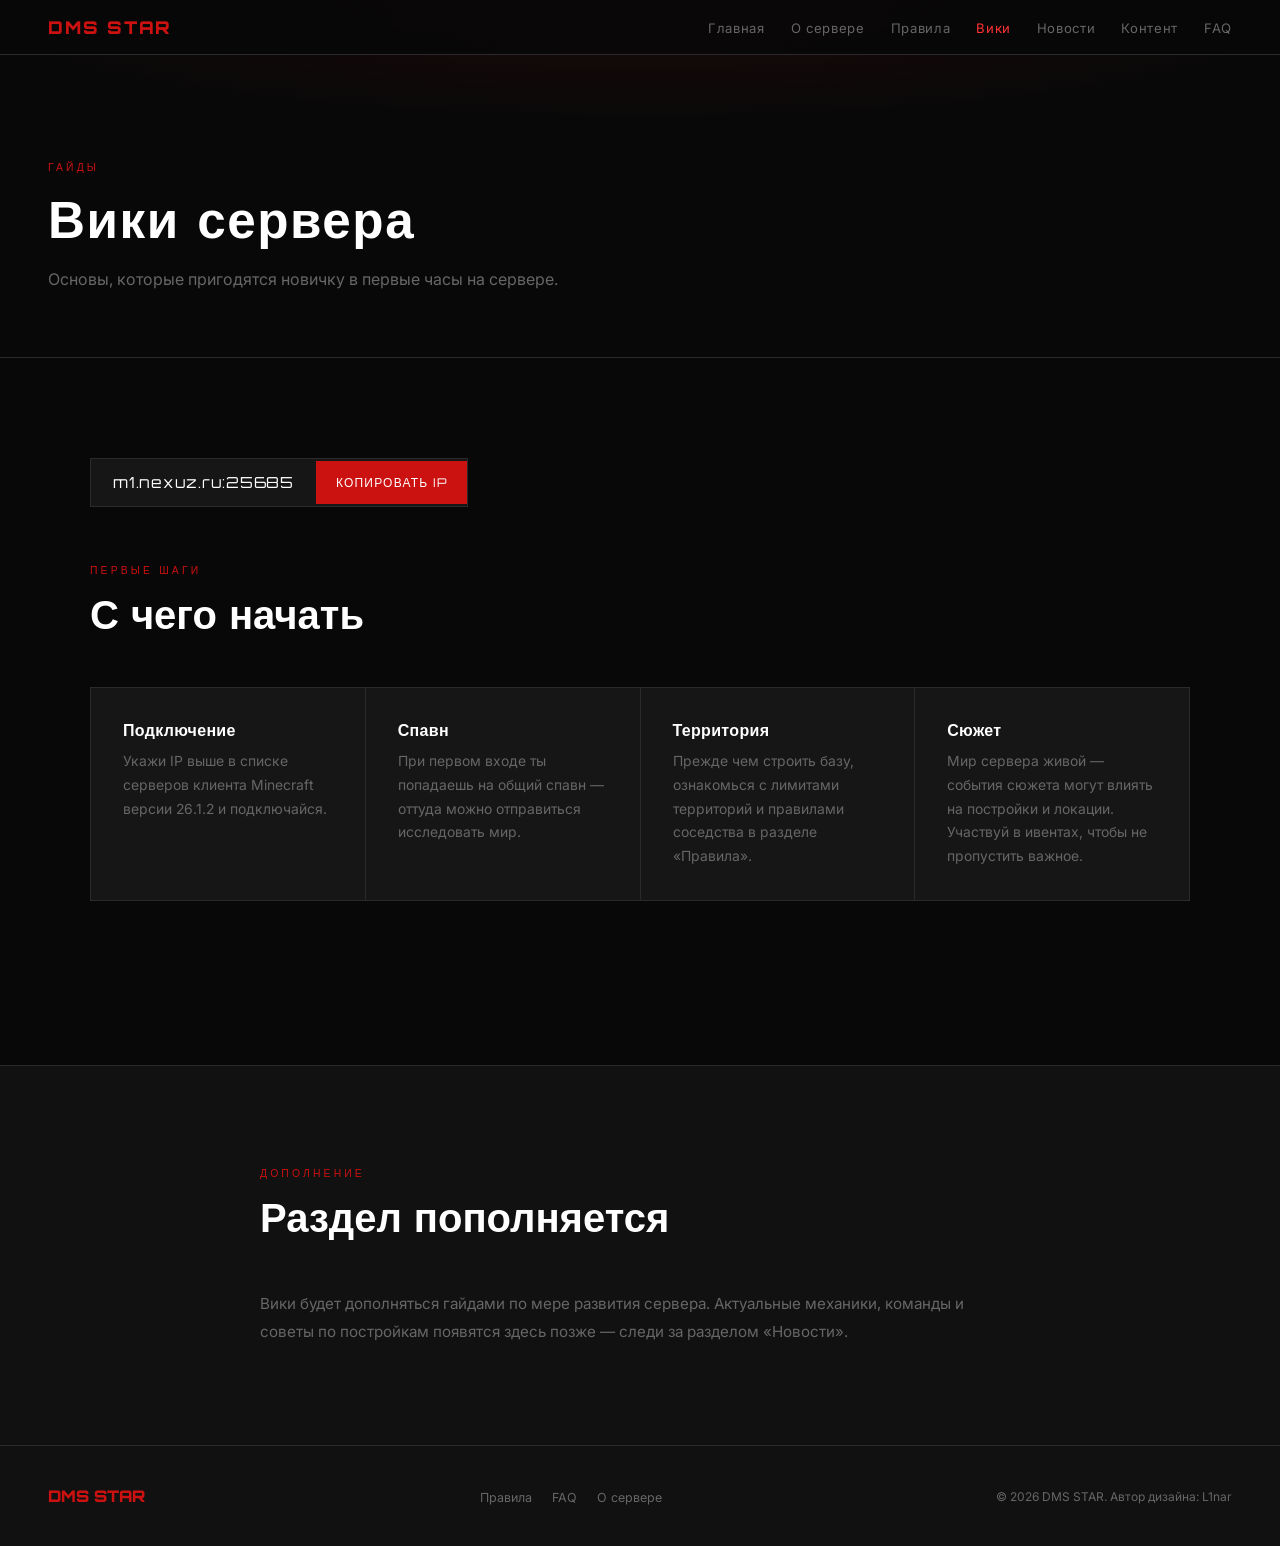
<file: wiki.html>
<!DOCTYPE html>
<html lang="ru">
<head>
  <meta charset="UTF-8" />
  <meta name="viewport" content="width=device-width, initial-scale=1.0" />
  <title>Вики — DMS STAR</title>
  <link href="https://fonts.googleapis.com/css2?family=Orbitron:wght@400;700;900&family=Inter:wght@300;400;500&display=swap" rel="stylesheet" />
  <link rel="stylesheet" href="shared.css" />
</head>
<body>

  <nav class="site-nav">
    <a href="index.html" class="nav-logo">DMS STAR</a>
    <ul class="nav-links">
      <li><a href="index.html">Главная</a></li>
      <li><a href="about.html">О сервере</a></li>
      <li><a href="rules.html">Правила</a></li>
      <li><a href="wiki.html" class="active">Вики</a></li>
      <li><a href="news.html">Новости</a></li>
      <li><a href="content.html">Контент</a></li>
      <li><a href="faq.html">FAQ</a></li>
    </ul>
    <button class="nav-burger" id="burger" aria-label="Меню">
      <span></span><span></span><span></span>
    </button>
  </nav>

  <div class="nav-mobile" id="mobileMenu">
    <a href="index.html">Главная</a>
    <a href="about.html">О сервере</a>
    <a href="rules.html">Правила</a>
    <a href="wiki.html" class="active">Вики</a>
    <a href="news.html">Новости</a>
    <a href="content.html">Контент</a>
    <a href="faq.html">FAQ</a>
  </div>

  <div class="page-hero">
    <div class="section-label">Гайды</div>
    <h1>Вики сервера</h1>
    <p class="lead">Основы, которые пригодятся новичку в первые часы на сервере.</p>
  </div>

  <section>
    <div class="container">
      <div class="ip-bar fade-in" style="margin-bottom: 56px;">
        <span class="ip-text">m1.nexuz.ru:25685</span>
        <button class="copy-btn" data-ip="m1.nexuz.ru:25685">Копировать IP</button>
      </div>

      <div class="section-label fade-in">Первые шаги</div>
      <div class="section-title fade-in">С чего начать</div>
      <div class="card-grid fade-in" style="margin-bottom: 64px;">
        <div class="info-card">
          <h3>Подключение</h3>
          <p>Укажи IP выше в списке серверов клиента Minecraft версии 26.1.2 и подключайся.</p>
        </div>
        <div class="info-card">
          <h3>Спавн</h3>
          <p>При первом входе ты попадаешь на общий спавн — оттуда можно отправиться исследовать мир.</p>
        </div>
        <div class="info-card">
          <h3>Территория</h3>
          <p>Прежде чем строить базу, ознакомься с лимитами территорий и правилами соседства в разделе «Правила».</p>
        </div>
        <div class="info-card">
          <h3>Сюжет</h3>
          <p>Мир сервера живой — события сюжета могут влиять на постройки и локации. Участвуй в ивентах, чтобы не пропустить важное.</p>
        </div>
      </div>
    </div>
  </section>

  <section style="background: var(--surface); border-top: 1px solid var(--border);">
    <div class="container narrow fade-in">
      <div class="section-label">Дополнение</div>
      <div class="section-title">Раздел пополняется</div>
      <p style="color: var(--muted); line-height: 1.8; font-size: 0.95rem;">
        Вики будет дополняться гайдами по мере развития сервера. Актуальные механики, команды и советы по постройкам появятся здесь позже — следи за разделом «Новости».
      </p>
    </div>
  </section>

  <footer class="site-footer">
    <div class="footer-logo">DMS STAR</div>
    <ul class="footer-links">
      <li><a href="rules.html">Правила</a></li>
      <li><a href="faq.html">FAQ</a></li>
      <li><a href="about.html">О сервере</a></li>
    </ul>
    <div class="footer-copy">© 2026 DMS STAR. Автор дизайна: L1nar</div>
  </footer>

  <script src="shared.js"></script>
</body>
</html>
</file>
<file: shared.css>
/* ===================================================
   DMS STAR — общие стили
   =================================================== */
*, *::before, *::after { box-sizing: border-box; margin: 0; padding: 0; }

:root {
  --red: #cc1111;
  --red-hot: #ff3333;
  --bg: #080808;
  --surface: #111111;
  --card: #161616;
  --text: #e0e0e0;
  --muted: #666;
  --border: #2a2a2a;
}

html { scroll-behavior: smooth; }

body {
  background: var(--bg);
  color: var(--text);
  font-family: 'Inter', sans-serif;
  overflow-x: hidden;
}

a { color: inherit; }

/* ===== NAV ===== */
nav.site-nav {
  position: fixed;
  top: 0; left: 0; right: 0;
  z-index: 100;
  display: flex;
  align-items: center;
  justify-content: space-between;
  padding: 16px 48px;
  background: rgba(8,8,8,0.85);
  backdrop-filter: blur(12px);
  border-bottom: 1px solid var(--border);
}
.nav-logo {
  font-family: 'Orbitron', sans-serif;
  font-weight: 900;
  font-size: 1.1rem;
  color: var(--red);
  letter-spacing: 0.1em;
  text-decoration: none;
}
.nav-links { display: flex; gap: 26px; list-style: none; }
.nav-links a {
  color: var(--muted);
  text-decoration: none;
  font-size: 0.82rem;
  letter-spacing: 0.05em;
  transition: color 0.2s;
  white-space: nowrap;
}
.nav-links a:hover, .nav-links a.active { color: var(--text); }
.nav-links a.active { color: var(--red-hot); }

.nav-burger {
  display: none;
  flex-direction: column;
  gap: 5px;
  cursor: pointer;
  padding: 4px;
  background: none;
  border: none;
}
.nav-burger span {
  display: block;
  width: 24px;
  height: 2px;
  background: var(--text);
  transition: all 0.3s;
}
.nav-burger.open span:nth-child(1) { transform: translateY(7px) rotate(45deg); }
.nav-burger.open span:nth-child(2) { opacity: 0; }
.nav-burger.open span:nth-child(3) { transform: translateY(-7px) rotate(-45deg); }

.nav-mobile {
  display: none;
  position: fixed;
  top: 57px; left: 0; right: 0;
  max-height: calc(100vh - 57px);
  overflow-y: auto;
  background: rgba(8,8,8,0.97);
  backdrop-filter: blur(12px);
  border-bottom: 1px solid var(--border);
  padding: 24px;
  flex-direction: column;
  gap: 0;
  z-index: 99;
}
.nav-mobile.open { display: flex; }
.nav-mobile a {
  color: var(--text);
  text-decoration: none;
  font-family: 'Orbitron', sans-serif;
  font-size: 0.9rem;
  letter-spacing: 0.1em;
  padding: 16px 0;
  border-bottom: 1px solid var(--border);
}
.nav-mobile a:last-child { border-bottom: none; }
.nav-mobile a.active { color: var(--red-hot); }

/* ===== PAGE HERO (для подстраниц) ===== */
.page-hero {
  padding: 160px 48px 64px;
  border-bottom: 1px solid var(--border);
  background:
    radial-gradient(ellipse 80% 50% at 50% 0%, rgba(204,17,17,0.10) 0%, transparent 70%),
    var(--bg);
}
.page-hero .section-label { margin-bottom: 12px; }
.page-hero h1 {
  font-family: 'Orbitron', sans-serif;
  font-weight: 900;
  font-size: clamp(2rem, 6vw, 3.2rem);
  color: #fff;
  letter-spacing: 0.03em;
}
.page-hero p.lead {
  margin-top: 16px;
  max-width: 640px;
  color: var(--muted);
  font-size: 1rem;
  line-height: 1.7;
}

/* ===== SECTIONS ===== */
section { padding: 100px 48px; }
.section-label {
  font-family: 'Orbitron', sans-serif;
  font-size: 0.65rem;
  letter-spacing: 0.3em;
  color: var(--red);
  text-transform: uppercase;
  margin-bottom: 12px;
}
.section-title {
  font-family: 'Orbitron', sans-serif;
  font-weight: 700;
  font-size: clamp(1.5rem, 4vw, 2.5rem);
  color: #fff;
  margin-bottom: 48px;
}
.container { max-width: 1100px; margin: 0 auto; }
.container.narrow { max-width: 760px; }

/* ===== IP BAR ===== */
.ip-bar {
  display: inline-flex;
  align-items: center;
  gap: 0;
  border: 1px solid var(--border);
  background: var(--card);
  overflow: hidden;
}
.ip-bar .ip-text {
  font-family: 'Orbitron', sans-serif;
  font-size: 0.95rem;
  letter-spacing: 0.05em;
  color: #fff;
  padding: 14px 22px;
  user-select: all;
}
.ip-bar button.copy-btn {
  font-family: 'Orbitron', sans-serif;
  font-size: 0.75rem;
  letter-spacing: 0.1em;
  text-transform: uppercase;
  background: var(--red);
  color: #fff;
  border: none;
  padding: 14px 20px;
  cursor: pointer;
  transition: background 0.2s;
  white-space: nowrap;
}
.ip-bar button.copy-btn:hover { background: var(--red-hot); }
.ip-bar button.copy-btn.copied { background: #1a7a1a; }

/* ===== CARDS / GRIDS (reusable) ===== */
.card-grid {
  display: grid;
  grid-template-columns: repeat(auto-fit, minmax(260px, 1fr));
  gap: 1px;
  background: var(--border);
  border: 1px solid var(--border);
}
.info-card {
  background: var(--card);
  padding: 32px;
}
.info-card h3 {
  font-family: 'Orbitron', sans-serif;
  font-size: 1rem;
  color: #fff;
  margin-bottom: 10px;
  letter-spacing: 0.02em;
}
.info-card p {
  font-size: 0.87rem;
  color: var(--muted);
  line-height: 1.7;
}

.stat-grid {
  display: grid;
  grid-template-columns: 1fr 1fr;
  gap: 1px;
  background: var(--border);
  border: 1px solid var(--border);
}
.stat {
  background: var(--card);
  padding: 28px;
  text-align: center;
}
.stat-num {
  font-family: 'Orbitron', sans-serif;
  font-size: 2rem;
  font-weight: 900;
  color: var(--red);
}
.stat-label {
  font-size: 0.75rem;
  color: var(--muted);
  letter-spacing: 0.1em;
  margin-top: 4px;
}

/* ===== BUTTONS ===== */
.btn {
  display: inline-block;
  font-family: 'Orbitron', sans-serif;
  font-size: 0.75rem;
  letter-spacing: 0.12em;
  text-transform: uppercase;
  text-decoration: none;
  padding: 14px 28px;
  border: 1px solid var(--red);
  color: var(--red);
  transition: all 0.2s;
}
.btn:hover { background: var(--red); color: #fff; }
.btn.solid { background: var(--red); color: #fff; }
.btn.solid:hover { background: var(--red-hot); border-color: var(--red-hot); }

/* ===== ACCORDION (FAQ) ===== */
.accordion-item {
  border: 1px solid var(--border);
  background: var(--card);
  margin-bottom: 1px;
}
.accordion-item + .accordion-item { border-top: none; }
.accordion-q {
  width: 100%;
  text-align: left;
  background: none;
  border: none;
  color: #fff;
  font-family: 'Inter', sans-serif;
  font-weight: 500;
  font-size: 0.95rem;
  padding: 22px 24px;
  cursor: pointer;
  display: flex;
  justify-content: space-between;
  align-items: center;
  gap: 16px;
}
.accordion-q .plus {
  font-family: 'Orbitron', sans-serif;
  color: var(--red);
  font-size: 1.1rem;
  transition: transform 0.25s;
  flex-shrink: 0;
}
.accordion-item.open .accordion-q .plus { transform: rotate(45deg); }
.accordion-a {
  max-height: 0;
  overflow: hidden;
  transition: max-height 0.3s ease, padding 0.3s ease;
  padding: 0 24px;
  color: var(--muted);
  font-size: 0.88rem;
  line-height: 1.7;
}
.accordion-item.open .accordion-a {
  max-height: 600px;
  padding: 0 24px 22px;
}

/* ===== RULE LIST (nummered, real sequence use only where relevant) ===== */
.rule-block { margin-bottom: 40px; }
.rule-block h3 {
  font-family: 'Orbitron', sans-serif;
  font-size: 1.05rem;
  color: #fff;
  margin-bottom: 16px;
  padding-bottom: 12px;
  border-bottom: 1px solid var(--border);
}
.rule-block ul { list-style: none; }
.rule-block li {
  position: relative;
  padding: 10px 0 10px 24px;
  font-size: 0.88rem;
  color: var(--muted);
  line-height: 1.6;
  border-bottom: 1px solid var(--border);
}
.rule-block li:last-child { border-bottom: none; }
.rule-block li::before {
  content: '—';
  position: absolute;
  left: 0;
  color: var(--red);
}
.rule-block li strong { color: var(--text); font-weight: 500; }

/* ===== NEWS ===== */
.news-item {
  border: 1px solid var(--border);
  background: var(--card);
  padding: 28px 32px;
  margin-bottom: 1px;
}
.news-date {
  font-family: 'Orbitron', sans-serif;
  font-size: 0.7rem;
  color: var(--red);
  letter-spacing: 0.1em;
  margin-bottom: 10px;
}
.news-item h3 { color: #fff; font-size: 1.05rem; margin-bottom: 10px; }
.news-item p { color: var(--muted); font-size: 0.88rem; line-height: 1.7; }

/* ===== MEDIA GALLERY (content page) ===== */
.media-grid {
  display: grid;
  grid-template-columns: repeat(auto-fill, minmax(280px, 1fr));
  gap: 16px;
}
.media-card {
  background: var(--card);
  border: 1px solid var(--border);
  overflow: hidden;
  transition: border-color 0.2s;
}
.media-card:hover { border-color: var(--red); }
.media-card .thumb {
  aspect-ratio: 16/9;
  background: #000;
  position: relative;
  overflow: hidden;
}
.media-card .thumb img { width: 100%; height: 100%; object-fit: cover; display: block; }
.media-card .thumb iframe { width: 100%; height: 100%; border: none; }
.media-card .meta { padding: 16px 18px; }
.media-card .meta h4 { color: #fff; font-size: 0.85rem; margin-bottom: 4px; }
.media-card .meta span { color: var(--muted); font-size: 0.72rem; letter-spacing: 0.05em; }

.media-filter {
  display: flex;
  gap: 10px;
  margin-bottom: 32px;
  flex-wrap: wrap;
}
.media-filter button {
  background: var(--card);
  border: 1px solid var(--border);
  color: var(--muted);
  font-family: 'Orbitron', sans-serif;
  font-size: 0.7rem;
  letter-spacing: 0.08em;
  text-transform: uppercase;
  padding: 10px 18px;
  cursor: pointer;
  transition: all 0.2s;
}
.media-filter button:hover { color: var(--text); border-color: var(--red); }
.media-filter button.active { background: var(--red); color: #fff; border-color: var(--red); }

/* ===== NEWS TABS ===== */
.news-tabs {
  display: flex;
  gap: 1px;
  background: var(--border);
  border: 1px solid var(--border);
  margin-bottom: 40px;
}
.news-tab {
  flex: 1;
  background: var(--card);
  color: var(--muted);
  border: none;
  font-family: 'Orbitron', sans-serif;
  font-size: 0.75rem;
  letter-spacing: 0.1em;
  text-transform: uppercase;
  padding: 16px;
  cursor: pointer;
  transition: all 0.2s;
}
.news-tab:hover { color: var(--text); }
.news-tab.active { background: var(--red); color: #fff; }

.news-panel { display: none; }
.news-panel.active { display: block; }

/* ===== DEVLOG TIMELINE ===== */
.timeline { position: relative; padding-left: 24px; }
.timeline::before {
  content: '';
  position: absolute;
  left: 4px; top: 6px; bottom: 6px;
  width: 1px;
  background: var(--border);
}
.timeline-item {
  position: relative;
  padding: 0 0 40px 24px;
}
.timeline-item::before {
  content: '';
  position: absolute;
  left: -24px; top: 4px;
  width: 9px; height: 9px;
  border-radius: 50%;
  background: var(--red);
  box-shadow: 0 0 0 3px var(--bg), 0 0 8px rgba(204,17,17,0.6);
}
.timeline-head {
  display: flex;
  flex-wrap: wrap;
  align-items: baseline;
  gap: 14px;
  margin-bottom: 16px;
}
.timeline-num {
  font-family: 'Orbitron', sans-serif;
  font-weight: 700;
  font-size: 1.05rem;
  color: #fff;
}
.timeline-date {
  font-size: 0.78rem;
  color: var(--muted);
  letter-spacing: 0.05em;
}
.timeline-duration {
  font-size: 0.7rem;
  color: var(--red);
  border: 1px solid var(--red);
  padding: 2px 10px;
  letter-spacing: 0.05em;
  text-transform: uppercase;
}
.timeline-group { margin-bottom: 14px; }
.timeline-group:last-child { margin-bottom: 0; }
.timeline-group-label {
  font-family: 'Orbitron', sans-serif;
  font-size: 0.68rem;
  letter-spacing: 0.12em;
  text-transform: uppercase;
  margin-bottom: 8px;
}
.timeline-group.added .timeline-group-label { color: #3fae4e; }
.timeline-group.removed .timeline-group-label { color: var(--red-hot); }
.timeline-group.fixed .timeline-group-label { color: #4a9fd8; }
.timeline-group ul { list-style: none; }
.timeline-group li {
  font-size: 0.85rem;
  color: var(--muted);
  line-height: 1.6;
  padding: 4px 0 4px 16px;
  position: relative;
}
.timeline-group li::before {
  content: '—';
  position: absolute;
  left: 0;
  color: currentColor;
  opacity: 0.5;
}

/* ===== FOOTER ===== */
footer.site-footer {
  background: var(--surface);
  border-top: 1px solid var(--border);
  padding: 40px 48px;
  display: flex;
  align-items: center;
  justify-content: space-between;
  flex-wrap: wrap;
  gap: 16px;
}
.footer-logo {
  font-family: 'Orbitron', sans-serif;
  font-weight: 900;
  font-size: 1rem;
  color: var(--red);
}
.footer-copy { font-size: 0.75rem; color: var(--muted); }
.footer-links { display: flex; gap: 20px; list-style: none; }
.footer-links a { color: var(--muted); text-decoration: none; font-size: 0.78rem; }
.footer-links a:hover { color: var(--text); }

/* ===== FADE-IN utility ===== */
.fade-in {
  opacity: 0;
  transform: translateY(24px);
  transition: opacity 0.6s ease, transform 0.6s ease;
}
.fade-in.visible { opacity: 1; transform: translateY(0); }

/* ===== RESPONSIVE ===== */
@media (max-width: 768px) {
  nav.site-nav { padding: 16px 20px; }
  .nav-links { display: none; }
  .nav-burger { display: flex; }
  section { padding: 72px 20px; }
  .page-hero { padding: 140px 20px 48px; }
  footer.site-footer { flex-direction: column; gap: 12px; text-align: center; padding: 32px 20px; }
  .ip-bar { flex-direction: column; width: 100%; }
  .ip-bar .ip-text { text-align: center; width: 100%; }
  .ip-bar button.copy-btn { width: 100%; }
}

/* Focus visibility for accessibility */
a:focus-visible, button:focus-visible {
  outline: 2px solid var(--red-hot);
  outline-offset: 2px;
}

@media (prefers-reduced-motion: reduce) {
  * { animation-duration: 0.01ms !important; transition-duration: 0.01ms !important; }
}
</file>
